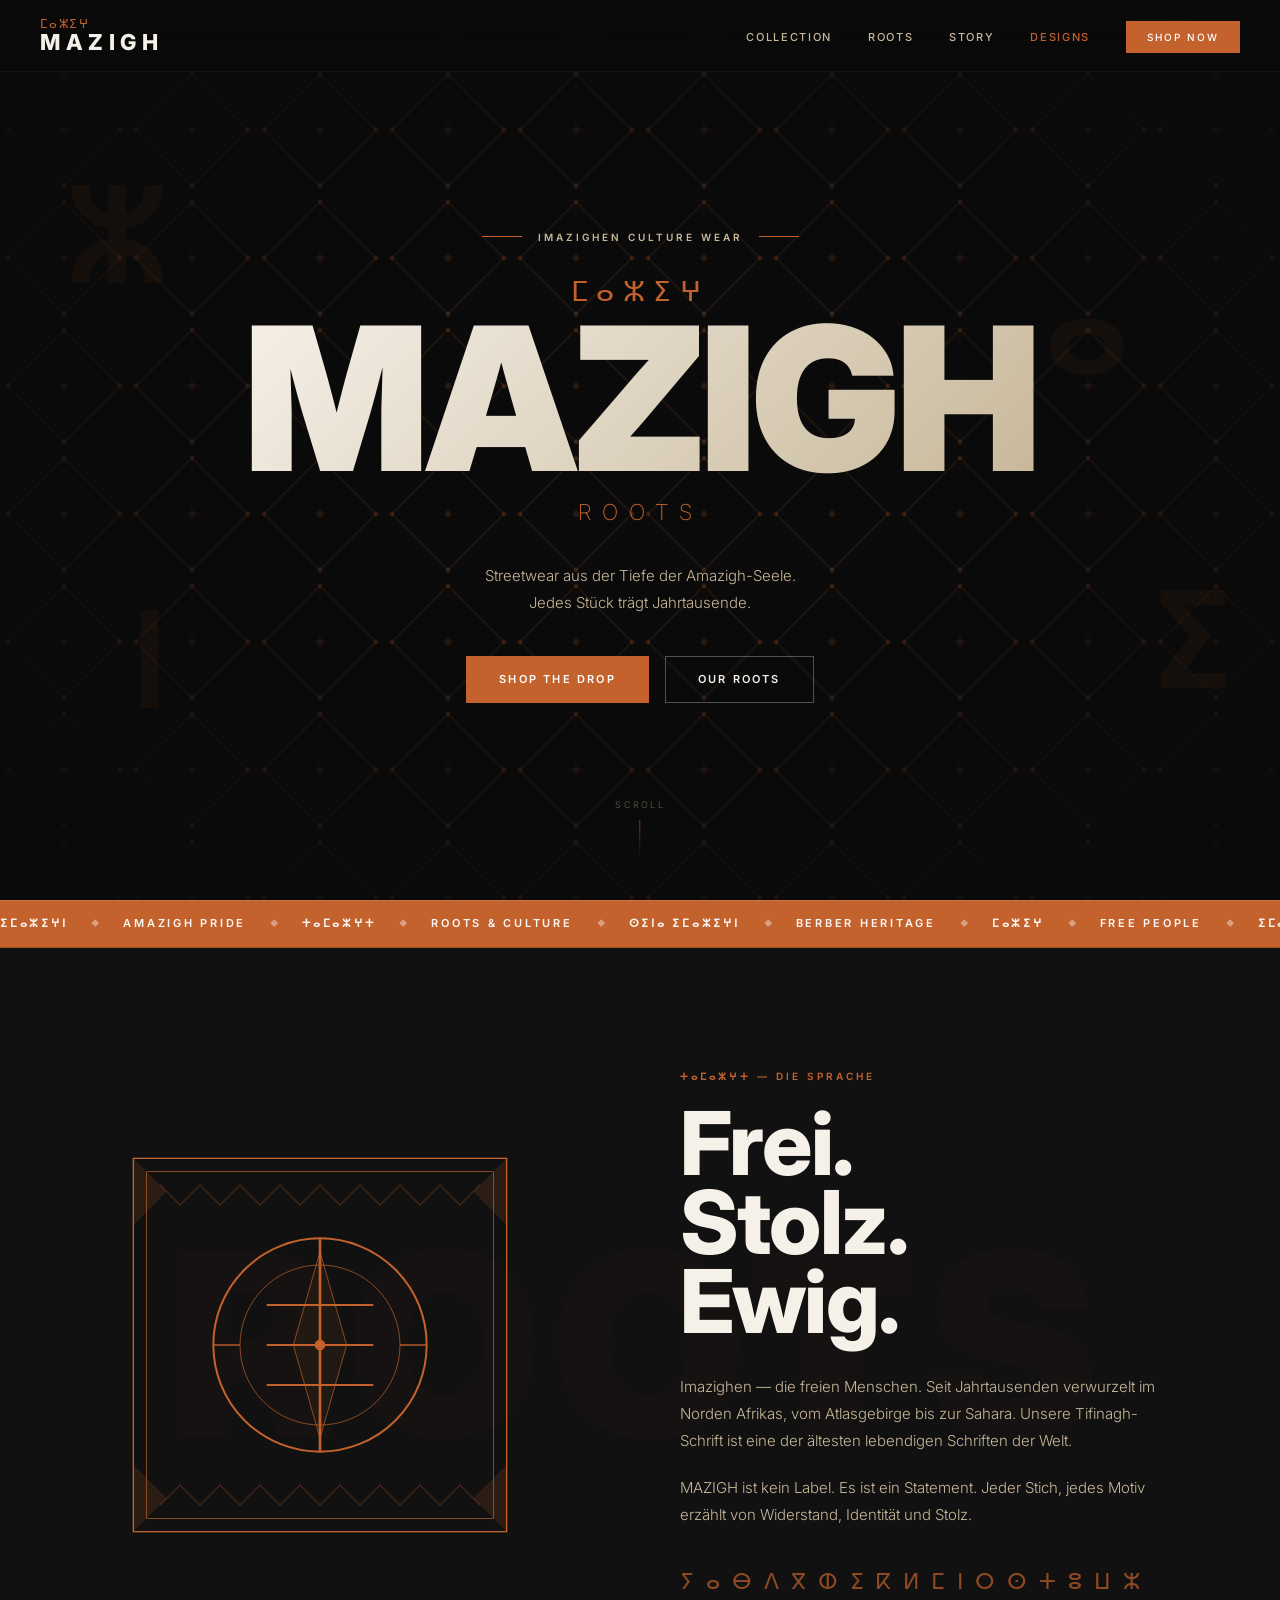
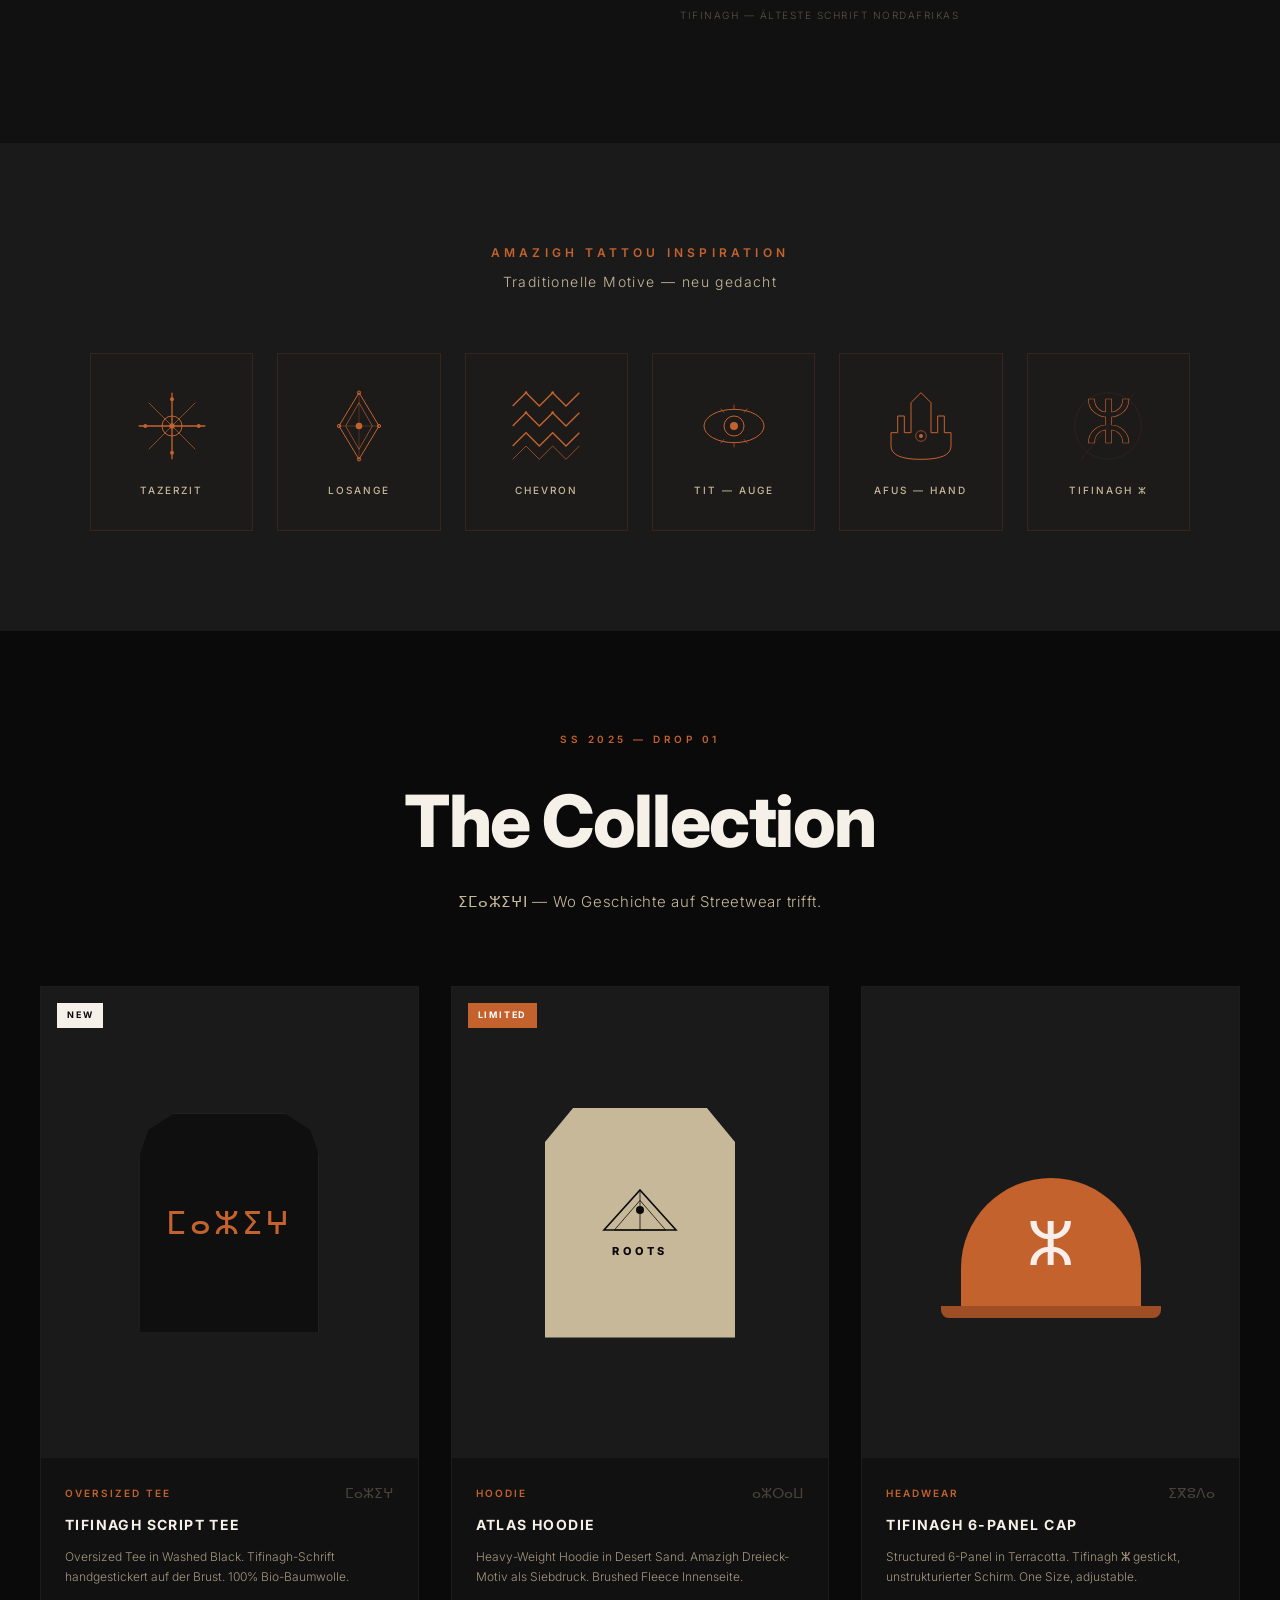
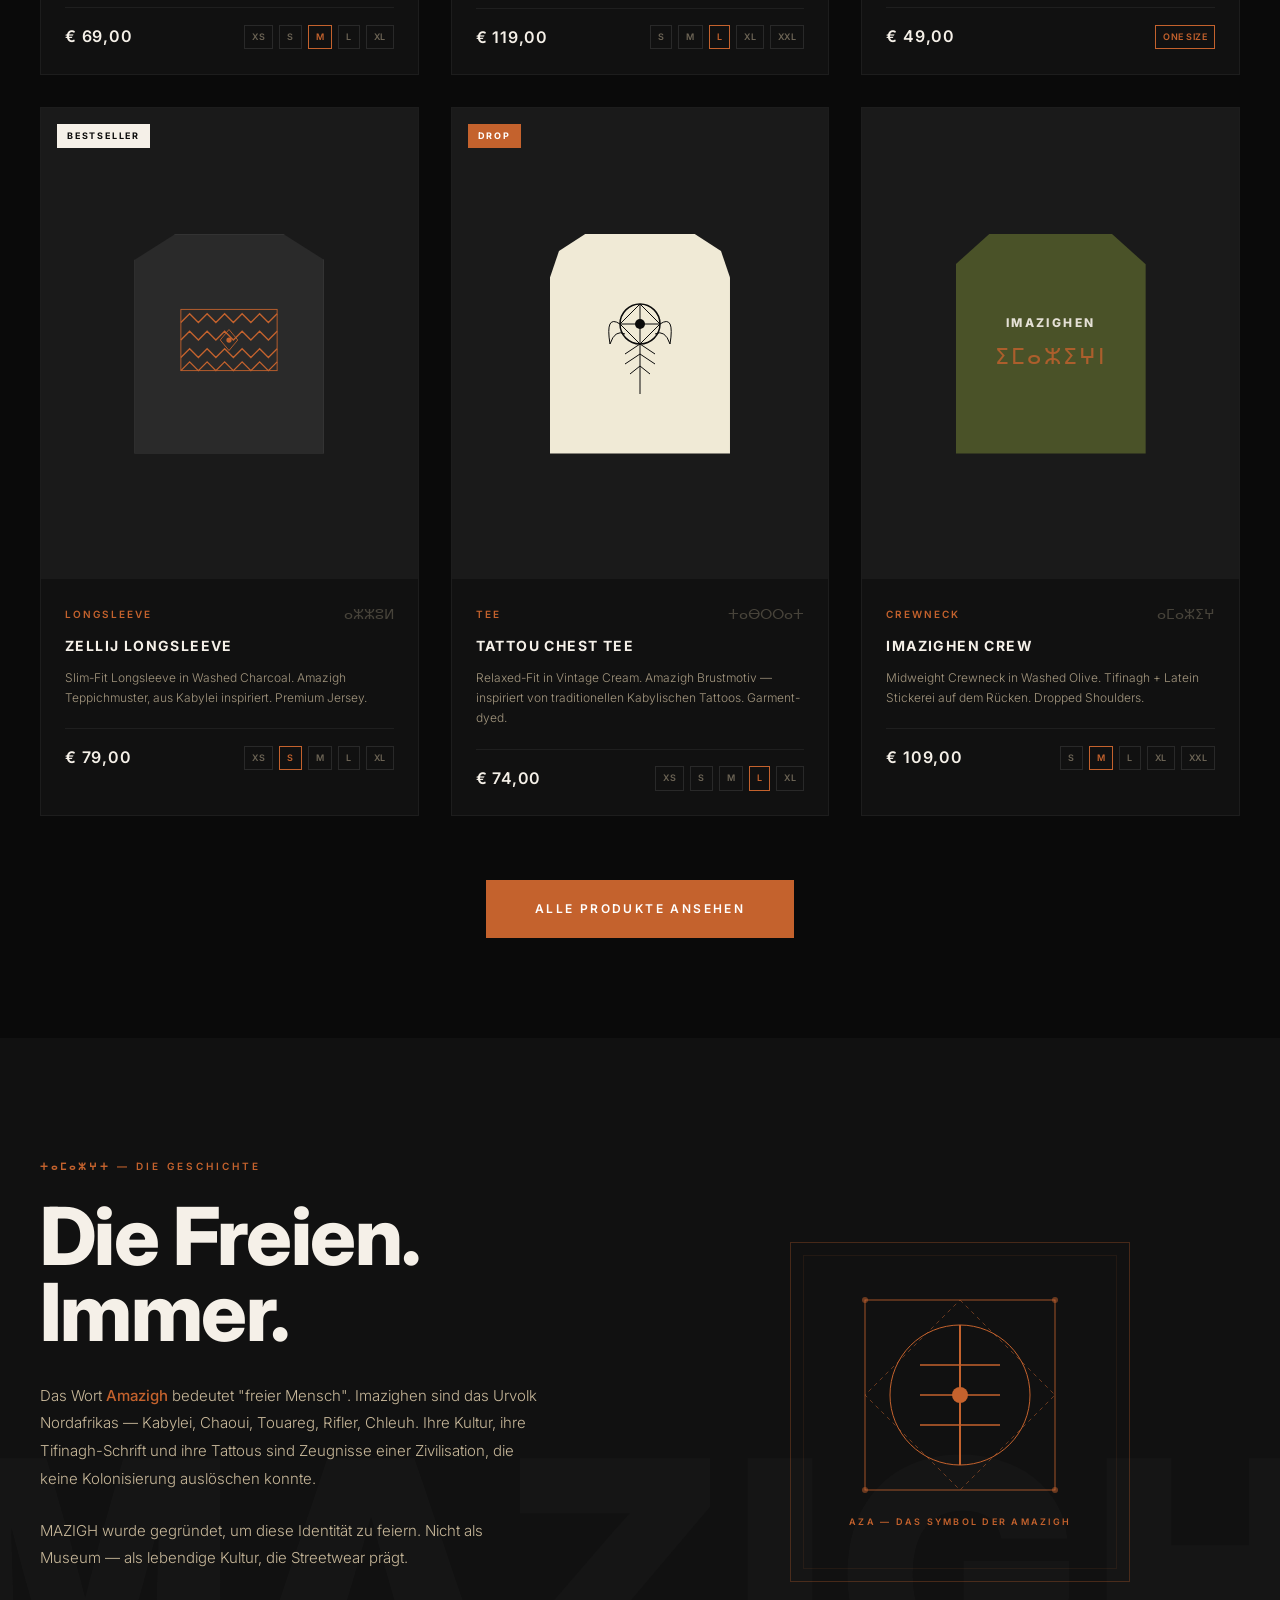
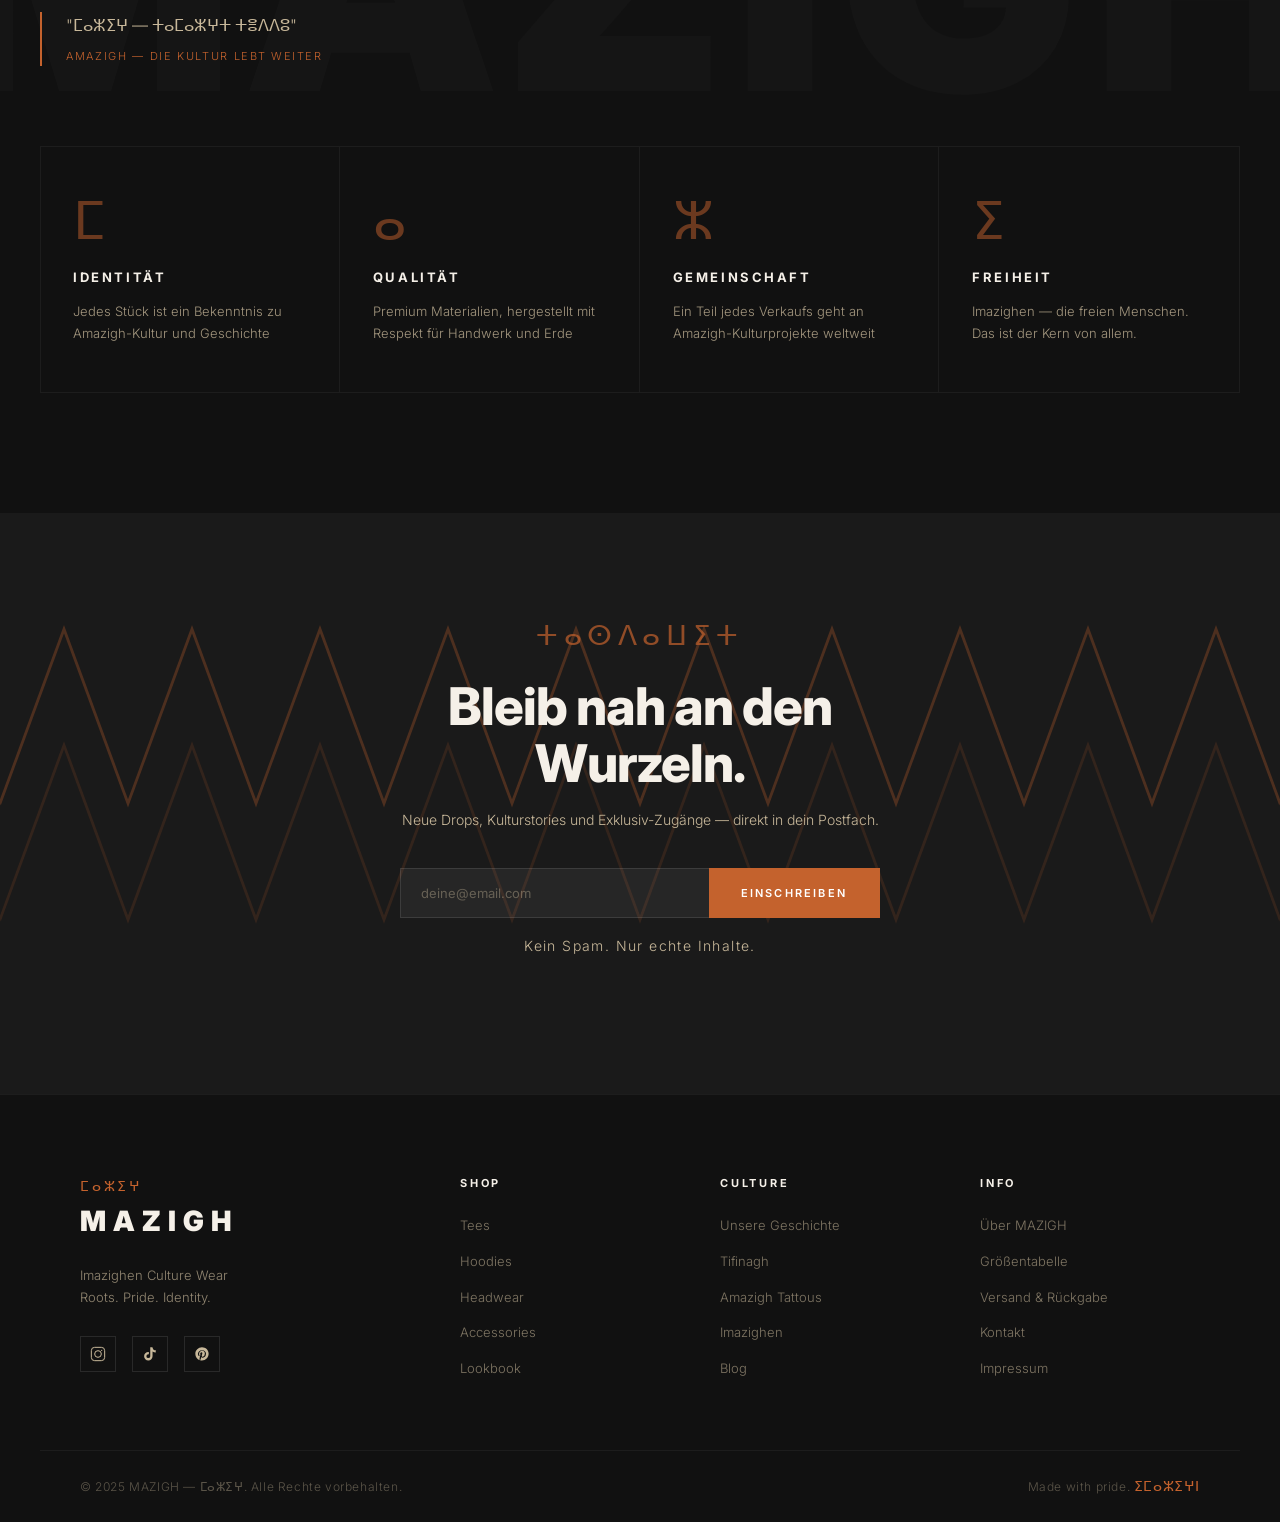
<file: index.html>
<!DOCTYPE html>
<html lang="de">
<head>
  <meta charset="UTF-8" />
  <meta name="viewport" content="width=device-width, initial-scale=1.0" />
  <title>MAZIGH — ⵎⴰⵣⵉⵖ</title>
  <link rel="preconnect" href="https://fonts.googleapis.com" />
  <link rel="preconnect" href="https://fonts.gstatic.com" crossorigin />
  <link href="https://fonts.googleapis.com/css2?family=Inter:wght@100;200;300;400;500;600;700;800;900&family=Playfair+Display:ital,wght@0,400;0,700;0,900;1,400;1,700&display=swap" rel="stylesheet" />
  <link rel="stylesheet" href="styles.css" />
</head>
<body>

  <!-- NAV -->
  <nav class="nav" id="nav">
    <div class="nav__logo">
      <span class="nav__tifinagh">ⵎⴰⵣⵉⵖ</span>
      <span class="nav__wordmark">MAZIGH</span>
    </div>
    <ul class="nav__links">
      <li><a href="#collection">Collection</a></li>
      <li><a href="#roots">Roots</a></li>
      <li><a href="#story">Story</a></li>
      <li><a href="designs.html" style="color:var(--terracotta)">Designs</a></li>
      <li><a href="#shop" class="nav__cta">Shop Now</a></li>
    </ul>
    <button class="nav__burger" id="burger" aria-label="Menu">
      <span></span><span></span><span></span>
    </button>
  </nav>

  <!-- MOBILE MENU -->
  <div class="mobile-menu" id="mobileMenu">
    <ul>
      <li><a href="#collection" onclick="closeMenu()">Collection</a></li>
      <li><a href="#roots" onclick="closeMenu()">Roots</a></li>
      <li><a href="#story" onclick="closeMenu()">Story</a></li>
      <li><a href="#shop" onclick="closeMenu()">Shop Now</a></li>
    </ul>
    <div class="mobile-menu__tifinagh">ⵎⴰⵣⵉⵖ</div>
  </div>

  <!-- HERO -->
  <section class="hero" id="home">
    <div class="hero__bg">
      <svg class="hero__pattern" viewBox="0 0 800 800" preserveAspectRatio="xMidYMid slice">
        <defs>
          <pattern id="amazigh-grid" x="0" y="0" width="80" height="80" patternUnits="userSpaceOnUse">
            <!-- Diamond -->
            <polygon points="40,5 75,40 40,75 5,40" fill="none" stroke="rgba(196,98,45,0.12)" stroke-width="1"/>
            <!-- Inner cross lines -->
            <line x1="40" y1="5" x2="40" y2="75" stroke="rgba(196,98,45,0.06)" stroke-width="0.5"/>
            <line x1="5" y1="40" x2="75" y2="40" stroke="rgba(196,98,45,0.06)" stroke-width="0.5"/>
            <!-- Corner dots -->
            <circle cx="40" cy="5" r="1.5" fill="rgba(196,98,45,0.2)"/>
            <circle cx="75" cy="40" r="1.5" fill="rgba(196,98,45,0.2)"/>
            <circle cx="40" cy="75" r="1.5" fill="rgba(196,98,45,0.2)"/>
            <circle cx="5" cy="40" r="1.5" fill="rgba(196,98,45,0.2)"/>
            <!-- Center -->
            <circle cx="40" cy="40" r="2" fill="rgba(196,98,45,0.15)"/>
            <!-- Zigzag top -->
            <polyline points="0,0 10,10 20,0 30,10 40,0 50,10 60,0 70,10 80,0" fill="none" stroke="rgba(196,98,45,0.06)" stroke-width="0.5"/>
          </pattern>
        </defs>
        <rect width="800" height="800" fill="url(#amazigh-grid)"/>
      </svg>
    </div>

    <div class="hero__content">
      <div class="hero__eyebrow">
        <span class="hero__line"></span>
        <span>IMAZIGHEN CULTURE WEAR</span>
        <span class="hero__line"></span>
      </div>
      <h1 class="hero__title">
        <span class="hero__title-tif">ⵎⴰⵣⵉⵖ</span>
        <span class="hero__title-main">MAZIGH</span>
        <span class="hero__title-sub">ROOTS</span>
      </h1>
      <p class="hero__desc">
        Streetwear aus der Tiefe der Amazigh-Seele.<br/>
        Jedes Stück trägt Jahrtausende.
      </p>
      <div class="hero__actions">
        <a href="#shop" class="btn btn--primary">Shop the Drop</a>
        <a href="#roots" class="btn btn--ghost">Our Roots</a>
      </div>
    </div>

    <div class="hero__scroll">
      <span>Scroll</span>
      <div class="hero__scroll-line"></div>
    </div>

    <!-- Tifinagh floating letters -->
    <div class="hero__float hero__float--1">ⵣ</div>
    <div class="hero__float hero__float--2">ⵉ</div>
    <div class="hero__float hero__float--3">ⵏ</div>
    <div class="hero__float hero__float--4">ⴰ</div>
  </section>

  <!-- MARQUEE BAND -->
  <div class="marquee-band">
    <div class="marquee-track">
      <span>ⵉⵎⴰⵣⵉⵖⵏ</span>
      <span class="sep">◆</span>
      <span>AMAZIGH PRIDE</span>
      <span class="sep">◆</span>
      <span>ⵜⴰⵎⴰⵣⵖⵜ</span>
      <span class="sep">◆</span>
      <span>ROOTS &amp; CULTURE</span>
      <span class="sep">◆</span>
      <span>ⵙⵉⵏⴰ ⵉⵎⴰⵣⵉⵖⵏ</span>
      <span class="sep">◆</span>
      <span>BERBER HERITAGE</span>
      <span class="sep">◆</span>
      <span>ⵎⴰⵣⵉⵖ</span>
      <span class="sep">◆</span>
      <span>FREE PEOPLE</span>
      <span class="sep">◆</span>
      <!-- duplicate for seamless loop -->
      <span>ⵉⵎⴰⵣⵉⵖⵏ</span>
      <span class="sep">◆</span>
      <span>AMAZIGH PRIDE</span>
      <span class="sep">◆</span>
      <span>ⵜⴰⵎⴰⵣⵖⵜ</span>
      <span class="sep">◆</span>
      <span>ROOTS &amp; CULTURE</span>
      <span class="sep">◆</span>
      <span>ⵙⵉⵏⴰ ⵉⵎⴰⵣⵉⵖⵏ</span>
      <span class="sep">◆</span>
      <span>BERBER HERITAGE</span>
      <span class="sep">◆</span>
      <span>ⵎⴰⵣⵉⵖ</span>
      <span class="sep">◆</span>
      <span>FREE PEOPLE</span>
      <span class="sep">◆</span>
    </div>
  </div>

  <!-- ROOTS SECTION -->
  <section class="roots" id="roots">
    <div class="roots__container">
      <div class="roots__left">
        <div class="roots__motif">
          <svg viewBox="0 0 300 300" class="roots__svg">
            <!-- Amazigh Aza symbol -->
            <g stroke="none" fill="none">
              <!-- Outer border with geometric pattern -->
              <rect x="10" y="10" width="280" height="280" stroke="#C4622D" stroke-width="1" fill="none"/>
              <rect x="20" y="20" width="260" height="260" stroke="#C4622D" stroke-width="0.5" fill="none"/>
              <!-- Corner diamonds -->
              <polygon points="10,10 35,35 10,60" fill="rgba(196,98,45,0.15)"/>
              <polygon points="290,10 265,35 290,60" fill="rgba(196,98,45,0.15)"/>
              <polygon points="10,290 35,265 10,240" fill="rgba(196,98,45,0.15)"/>
              <polygon points="290,290 265,265 290,240" fill="rgba(196,98,45,0.15)"/>

              <!-- Central Aza (ⴰ) stylized -->
              <circle cx="150" cy="150" r="80" stroke="#C4622D" stroke-width="1.5" fill="none"/>
              <circle cx="150" cy="150" r="60" stroke="#C4622D" stroke-width="0.5" fill="none"/>

              <!-- Vertical bar -->
              <line x1="150" y1="70" x2="150" y2="230" stroke="#C4622D" stroke-width="2"/>
              <!-- Horizontal cross bars -->
              <line x1="110" y1="120" x2="190" y2="120" stroke="#C4622D" stroke-width="1.5"/>
              <line x1="110" y1="150" x2="190" y2="150" stroke="#C4622D" stroke-width="1.5"/>
              <line x1="110" y1="180" x2="190" y2="180" stroke="#C4622D" stroke-width="1.5"/>

              <!-- Diamond accent -->
              <polygon points="150,80 170,150 150,220 130,150" fill="rgba(196,98,45,0.08)" stroke="#C4622D" stroke-width="0.5"/>

              <!-- 4 corner accents -->
              <line x1="70" y1="150" x2="90" y2="150" stroke="#C4622D" stroke-width="1"/>
              <line x1="210" y1="150" x2="230" y2="150" stroke="#C4622D" stroke-width="1"/>
              <line x1="150" y1="70" x2="150" y2="90" stroke="#C4622D" stroke-width="0" />
              <circle cx="150" cy="150" r="4" fill="#C4622D"/>

              <!-- Zigzag border decoration -->
              <polyline points="30,30 45,45 60,30 75,45 90,30 105,45 120,30 135,45 150,30 165,45 180,30 195,45 210,30 225,45 240,30 255,45 270,30" fill="none" stroke="rgba(196,98,45,0.3)" stroke-width="0.8"/>
              <polyline points="30,270 45,255 60,270 75,255 90,270 105,255 120,270 135,255 150,270 165,255 180,270 195,255 210,270 225,255 240,270 255,255 270,270" fill="none" stroke="rgba(196,98,45,0.3)" stroke-width="0.8"/>
            </g>
          </svg>
        </div>
      </div>
      <div class="roots__right">
        <p class="roots__label">ⵜⴰⵎⴰⵣⵖⵜ — DIE SPRACHE</p>
        <h2 class="roots__title">Frei.<br/>Stolz.<br/>Ewig.</h2>
        <p class="roots__text">
          Imazighen — die freien Menschen. Seit Jahrtausenden verwurzelt im Norden Afrikas, vom Atlasgebirge bis zur Sahara. Unsere Tifinagh-Schrift ist eine der ältesten lebendigen Schriften der Welt.
        </p>
        <p class="roots__text">
          MAZIGH ist kein Label. Es ist ein Statement. Jeder Stich, jedes Motiv erzählt von Widerstand, Identität und Stolz.
        </p>
        <div class="roots__alphabet">
          <span title="Ya">ⵢ</span>
          <span title="A">ⴰ</span>
          <span title="B">ⴱ</span>
          <span title="D">ⴷ</span>
          <span title="G">ⴳ</span>
          <span title="H">ⵀ</span>
          <span title="I">ⵉ</span>
          <span title="K">ⴽ</span>
          <span title="L">ⵍ</span>
          <span title="M">ⵎ</span>
          <span title="N">ⵏ</span>
          <span title="R">ⵔ</span>
          <span title="S">ⵙ</span>
          <span title="T">ⵜ</span>
          <span title="U">ⵓ</span>
          <span title="W">ⵡ</span>
          <span title="Z">ⵣ</span>
        </div>
        <p class="roots__alpha-label">Tifinagh — älteste Schrift Nordafrikas</p>
      </div>
    </div>
  </section>

  <!-- TATTOO MOTIFS STRIP -->
  <section class="motifs">
    <div class="motifs__header">
      <h3>AMAZIGH TATTOU INSPIRATION</h3>
      <p>Traditionelle Motive — neu gedacht</p>
    </div>
    <div class="motifs__grid">
      <div class="motif-card">
        <svg viewBox="0 0 120 120">
          <!-- Tazerzit (Cross of Agadez) -->
          <line x1="60" y1="10" x2="60" y2="110" stroke="#C4622D" stroke-width="2"/>
          <line x1="10" y1="60" x2="110" y2="60" stroke="#C4622D" stroke-width="2"/>
          <line x1="25" y1="25" x2="95" y2="95" stroke="#C4622D" stroke-width="1"/>
          <line x1="95" y1="25" x2="25" y2="95" stroke="#C4622D" stroke-width="1"/>
          <circle cx="60" cy="60" r="15" fill="none" stroke="#C4622D" stroke-width="1.5"/>
          <circle cx="60" cy="60" r="4" fill="#C4622D"/>
          <circle cx="60" cy="20" r="3" fill="#C4622D"/>
          <circle cx="60" cy="100" r="3" fill="#C4622D"/>
          <circle cx="20" cy="60" r="3" fill="#C4622D"/>
          <circle cx="100" cy="60" r="3" fill="#C4622D"/>
        </svg>
        <span>Tazerzit</span>
      </div>
      <div class="motif-card">
        <svg viewBox="0 0 120 120">
          <!-- Diamond chain -->
          <polygon points="60,10 90,60 60,110 30,60" fill="none" stroke="#C4622D" stroke-width="1.5"/>
          <polygon points="60,25 80,60 60,95 40,60" fill="none" stroke="#C4622D" stroke-width="1"/>
          <line x1="60" y1="10" x2="60" y2="110" stroke="#C4622D" stroke-width="0.5"/>
          <line x1="30" y1="60" x2="90" y2="60" stroke="#C4622D" stroke-width="0.5"/>
          <circle cx="60" cy="60" r="5" fill="#C4622D"/>
          <circle cx="60" cy="10" r="2.5" fill="none" stroke="#C4622D" stroke-width="1.5"/>
          <circle cx="60" cy="110" r="2.5" fill="none" stroke="#C4622D" stroke-width="1.5"/>
          <circle cx="30" cy="60" r="2.5" fill="none" stroke="#C4622D" stroke-width="1.5"/>
          <circle cx="90" cy="60" r="2.5" fill="none" stroke="#C4622D" stroke-width="1.5"/>
        </svg>
        <span>Losange</span>
      </div>
      <div class="motif-card">
        <svg viewBox="0 0 120 120">
          <!-- Chevron/zigzag tattou -->
          <polyline points="10,30 30,10 50,30 70,10 90,30 110,10" fill="none" stroke="#C4622D" stroke-width="2"/>
          <polyline points="10,60 30,40 50,60 70,40 90,60 110,40" fill="none" stroke="#C4622D" stroke-width="2"/>
          <polyline points="10,90 30,70 50,90 70,70 90,90 110,70" fill="none" stroke="#C4622D" stroke-width="2"/>
          <polyline points="10,110 30,90 50,110 70,90 90,110 110,90" fill="none" stroke="#C4622D" stroke-width="1"/>
          <!-- dots -->
          <circle cx="30" cy="10" r="2" fill="#C4622D"/>
          <circle cx="70" cy="10" r="2" fill="#C4622D"/>
          <circle cx="30" cy="40" r="2" fill="#C4622D"/>
          <circle cx="70" cy="40" r="2" fill="#C4622D"/>
        </svg>
        <span>Chevron</span>
      </div>
      <div class="motif-card">
        <svg viewBox="0 0 120 120">
          <!-- Eye of protection -->
          <ellipse cx="60" cy="60" rx="45" ry="25" fill="none" stroke="#C4622D" stroke-width="1.5"/>
          <circle cx="60" cy="60" r="15" fill="none" stroke="#C4622D" stroke-width="1.5"/>
          <circle cx="60" cy="60" r="6" fill="#C4622D"/>
          <!-- Lashes -->
          <line x1="60" y1="35" x2="60" y2="28" stroke="#C4622D" stroke-width="1"/>
          <line x1="45" y1="40" x2="40" y2="34" stroke="#C4622D" stroke-width="1"/>
          <line x1="75" y1="40" x2="80" y2="34" stroke="#C4622D" stroke-width="1"/>
          <line x1="60" y1="85" x2="60" y2="92" stroke="#C4622D" stroke-width="1"/>
          <line x1="45" y1="80" x2="40" y2="86" stroke="#C4622D" stroke-width="1"/>
          <line x1="75" y1="80" x2="80" y2="86" stroke="#C4622D" stroke-width="1"/>
        </svg>
        <span>Tit — Auge</span>
      </div>
      <div class="motif-card">
        <svg viewBox="0 0 120 120">
          <!-- Hand of Fatima Amazigh style -->
          <path d="M 60 10 L 45 25 L 45 70 L 35 70 L 35 45 L 25 45 L 25 70 L 15 70 L 15 90 Q 15 110 60 110 Q 105 110 105 90 L 105 70 L 95 70 L 95 45 L 85 45 L 85 70 L 75 70 L 75 25 Z" fill="none" stroke="#C4622D" stroke-width="1.5" stroke-linejoin="round"/>
          <circle cx="60" cy="75" r="8" fill="none" stroke="#C4622D" stroke-width="1"/>
          <circle cx="60" cy="75" r="3" fill="#C4622D"/>
        </svg>
        <span>Afus — Hand</span>
      </div>
      <div class="motif-card">
        <svg viewBox="0 0 120 120">
          <!-- Tifinagh ⵣ stylized large -->
          <text x="60" y="85" text-anchor="middle" font-size="90" fill="none" stroke="#C4622D" stroke-width="1" font-family="serif">ⵣ</text>
          <line x1="20" y1="110" x2="100" y2="10" stroke="#C4622D" stroke-width="0.5" opacity="0.3"/>
          <circle cx="60" cy="60" r="50" fill="none" stroke="#C4622D" stroke-width="0.5" opacity="0.3"/>
        </svg>
        <span>Tifinagh ⵣ</span>
      </div>
    </div>
  </section>

  <!-- SHOP COLLECTION -->
  <section class="shop" id="shop">
    <div class="shop__header">
      <p class="shop__season">SS 2025 — DROP 01</p>
      <h2 class="shop__title">The Collection</h2>
      <p class="shop__sub">ⵉⵎⴰⵣⵉⵖⵏ — Wo Geschichte auf Streetwear trifft.</p>
    </div>

    <div class="products" id="collection">

      <!-- Product 1 -->
      <article class="product-card" data-index="1">
        <div class="product-card__img">
          <div class="product-card__mockup">
            <div class="mock-tee mock-tee--black">
              <div class="mock-tee__graphic mock-tee__graphic--tifinagh">ⵎⴰⵣⵉⵖ</div>
            </div>
          </div>
          <div class="product-card__badge">NEW</div>
          <div class="product-card__overlay">
            <button class="btn btn--white btn--sm">Quick Add</button>
          </div>
        </div>
        <div class="product-card__info">
          <div class="product-card__top">
            <span class="product-card__cat">Oversized Tee</span>
            <span class="product-card__tag">ⵎⴰⵣⵉⵖ</span>
          </div>
          <h3 class="product-card__name">TIFINAGH SCRIPT TEE</h3>
          <p class="product-card__desc">Oversized Tee in Washed Black. Tifinagh-Schrift handgestickert auf der Brust. 100% Bio-Baumwolle.</p>
          <div class="product-card__footer">
            <span class="product-card__price">€ 69,00</span>
            <div class="product-card__sizes">
              <span>XS</span><span>S</span><span class="active">M</span><span>L</span><span>XL</span>
            </div>
          </div>
        </div>
      </article>

      <!-- Product 2 -->
      <article class="product-card" data-index="2">
        <div class="product-card__img">
          <div class="product-card__mockup">
            <div class="mock-hoodie mock-hoodie--sand">
              <div class="mock-hoodie__graphic">
                <svg viewBox="0 0 100 60">
                  <polygon points="50,5 95,55 5,55" fill="none" stroke="#0a0a0a" stroke-width="2"/>
                  <polygon points="50,18 82,55 18,55" fill="none" stroke="#0a0a0a" stroke-width="1"/>
                  <line x1="50" y1="5" x2="50" y2="55" stroke="#0a0a0a" stroke-width="1"/>
                  <circle cx="50" cy="30" r="5" fill="#0a0a0a"/>
                </svg>
                <span>ROOTS</span>
              </div>
            </div>
          </div>
          <div class="product-card__badge product-card__badge--terracotta">LIMITED</div>
          <div class="product-card__overlay">
            <button class="btn btn--white btn--sm">Quick Add</button>
          </div>
        </div>
        <div class="product-card__info">
          <div class="product-card__top">
            <span class="product-card__cat">Hoodie</span>
            <span class="product-card__tag">ⴰⵣⵔⴰⵡ</span>
          </div>
          <h3 class="product-card__name">ATLAS HOODIE</h3>
          <p class="product-card__desc">Heavy-Weight Hoodie in Desert Sand. Amazigh Dreieck-Motiv als Siebdruck. Brushed Fleece Innenseite.</p>
          <div class="product-card__footer">
            <span class="product-card__price">€ 119,00</span>
            <div class="product-card__sizes">
              <span>S</span><span>M</span><span class="active">L</span><span>XL</span><span>XXL</span>
            </div>
          </div>
        </div>
      </article>

      <!-- Product 3 -->
      <article class="product-card" data-index="3">
        <div class="product-card__img">
          <div class="product-card__mockup">
            <div class="mock-cap mock-cap--terracotta">
              <div class="mock-cap__graphic">ⵣ</div>
            </div>
          </div>
          <div class="product-card__overlay">
            <button class="btn btn--white btn--sm">Quick Add</button>
          </div>
        </div>
        <div class="product-card__info">
          <div class="product-card__top">
            <span class="product-card__cat">Headwear</span>
            <span class="product-card__tag">ⵉⴳⵓⴷⴰ</span>
          </div>
          <h3 class="product-card__name">TIFINAGH 6-PANEL CAP</h3>
          <p class="product-card__desc">Structured 6-Panel in Terracotta. Tifinagh ⵣ gestickt, unstrukturierter Schirm. One Size, adjustable.</p>
          <div class="product-card__footer">
            <span class="product-card__price">€ 49,00</span>
            <div class="product-card__sizes">
              <span class="active">ONE SIZE</span>
            </div>
          </div>
        </div>
      </article>

      <!-- Product 4 -->
      <article class="product-card" data-index="4">
        <div class="product-card__img">
          <div class="product-card__mockup">
            <div class="mock-longsleeve mock-longsleeve--charcoal">
              <div class="mock-longsleeve__graphic">
                <svg viewBox="0 0 120 80">
                  <!-- Amazigh rug pattern -->
                  <rect x="5" y="5" width="110" height="70" fill="none" stroke="#C4622D" stroke-width="1"/>
                  <!-- Zigzag rows -->
                  <polyline points="5,20 15,10 25,20 35,10 45,20 55,10 65,20 75,10 85,20 95,10 105,20 115,10" fill="none" stroke="#C4622D" stroke-width="1.5"/>
                  <polyline points="5,40 15,30 25,40 35,30 45,40 55,30 65,40 75,30 85,40 95,30 105,40 115,30" fill="none" stroke="#C4622D" stroke-width="1.5"/>
                  <polyline points="5,60 15,50 25,60 35,50 45,60 55,50 65,60 75,50 85,60 95,50 105,60 115,50" fill="none" stroke="#C4622D" stroke-width="1.5"/>
                  <polyline points="5,75 15,65 25,75 35,65 45,75 55,65 65,75 75,65 85,75 95,65 105,75 115,65" fill="none" stroke="#C4622D" stroke-width="1.5"/>
                  <!-- Diamonds in between -->
                  <polygon points="60,28 70,40 60,52 50,40" fill="none" stroke="#C4622D" stroke-width="1"/>
                  <circle cx="60" cy="40" r="3" fill="#C4622D"/>
                </svg>
              </div>
            </div>
          </div>
          <div class="product-card__badge">BESTSELLER</div>
          <div class="product-card__overlay">
            <button class="btn btn--white btn--sm">Quick Add</button>
          </div>
        </div>
        <div class="product-card__info">
          <div class="product-card__top">
            <span class="product-card__cat">Longsleeve</span>
            <span class="product-card__tag">ⴰⵣⵣⵓⵍ</span>
          </div>
          <h3 class="product-card__name">ZELLIJ LONGSLEEVE</h3>
          <p class="product-card__desc">Slim-Fit Longsleeve in Washed Charcoal. Amazigh Teppichmuster, aus Kabylei inspiriert. Premium Jersey.</p>
          <div class="product-card__footer">
            <span class="product-card__price">€ 79,00</span>
            <div class="product-card__sizes">
              <span>XS</span><span class="active">S</span><span>M</span><span>L</span><span>XL</span>
            </div>
          </div>
        </div>
      </article>

      <!-- Product 5 -->
      <article class="product-card" data-index="5">
        <div class="product-card__img">
          <div class="product-card__mockup">
            <div class="mock-tee mock-tee--cream">
              <div class="mock-tee__graphic mock-tee__graphic--tattou">
                <svg viewBox="0 0 80 100" width="80" height="100">
                  <!-- Full chest tattou design -->
                  <circle cx="40" cy="30" r="20" fill="none" stroke="#0a0a0a" stroke-width="1.5"/>
                  <polygon points="40,10 60,30 40,50 20,30" fill="none" stroke="#0a0a0a" stroke-width="1"/>
                  <line x1="40" y1="10" x2="40" y2="100" stroke="#0a0a0a" stroke-width="1"/>
                  <line x1="20" y1="30" x2="60" y2="30" stroke="#0a0a0a" stroke-width="1"/>
                  <circle cx="40" cy="30" r="5" fill="#0a0a0a"/>
                  <!-- Wings -->
                  <path d="M 20,30 Q 5,20 10,50 Q 15,35 25,40" fill="none" stroke="#0a0a0a" stroke-width="1"/>
                  <path d="M 60,30 Q 75,20 70,50 Q 65,35 55,40" fill="none" stroke="#0a0a0a" stroke-width="1"/>
                  <!-- Lower decoration -->
                  <polyline points="25,60 40,50 55,60" fill="none" stroke="#0a0a0a" stroke-width="1"/>
                  <polyline points="25,70 40,60 55,70" fill="none" stroke="#0a0a0a" stroke-width="1"/>
                  <polyline points="30,80 40,72 50,80" fill="none" stroke="#0a0a0a" stroke-width="1"/>
                </svg>
              </div>
            </div>
          </div>
          <div class="product-card__badge product-card__badge--terracotta">DROP</div>
          <div class="product-card__overlay">
            <button class="btn btn--white btn--sm">Quick Add</button>
          </div>
        </div>
        <div class="product-card__info">
          <div class="product-card__top">
            <span class="product-card__cat">Tee</span>
            <span class="product-card__tag">ⵜⴰⴱⵔⵔⴰⵜ</span>
          </div>
          <h3 class="product-card__name">TATTOU CHEST TEE</h3>
          <p class="product-card__desc">Relaxed-Fit in Vintage Cream. Amazigh Brustmotiv — inspiriert von traditionellen Kabylischen Tattoos. Garment-dyed.</p>
          <div class="product-card__footer">
            <span class="product-card__price">€ 74,00</span>
            <div class="product-card__sizes">
              <span>XS</span><span>S</span><span>M</span><span class="active">L</span><span>XL</span>
            </div>
          </div>
        </div>
      </article>

      <!-- Product 6 -->
      <article class="product-card" data-index="6">
        <div class="product-card__img">
          <div class="product-card__mockup">
            <div class="mock-sweat mock-sweat--olive">
              <div class="mock-sweat__graphic">
                <div class="mock-sweat__text">IMAZIGHEN</div>
                <div class="mock-sweat__tif">ⵉⵎⴰⵣⵉⵖⵏ</div>
              </div>
            </div>
          </div>
          <div class="product-card__overlay">
            <button class="btn btn--white btn--sm">Quick Add</button>
          </div>
        </div>
        <div class="product-card__info">
          <div class="product-card__top">
            <span class="product-card__cat">Crewneck</span>
            <span class="product-card__tag">ⴰⵎⴰⵣⵉⵖ</span>
          </div>
          <h3 class="product-card__name">IMAZIGHEN CREW</h3>
          <p class="product-card__desc">Midweight Crewneck in Washed Olive. Tifinagh + Latein Stickerei auf dem Rücken. Dropped Shoulders.</p>
          <div class="product-card__footer">
            <span class="product-card__price">€ 109,00</span>
            <div class="product-card__sizes">
              <span>S</span><span class="active">M</span><span>L</span><span>XL</span><span>XXL</span>
            </div>
          </div>
        </div>
      </article>

    </div>

    <div class="shop__cta">
      <a href="#" class="btn btn--primary btn--lg">Alle Produkte ansehen</a>
    </div>
  </section>

  <!-- STORY SECTION -->
  <section class="story" id="story">
    <div class="story__bg-text">MAZIGH</div>
    <div class="story__container">
      <div class="story__content">
        <span class="story__label">ⵜⴰⵎⴰⵣⵖⵜ — DIE GESCHICHTE</span>
        <h2 class="story__title">Die Freien.<br/>Immer.</h2>
        <p class="story__text">
          Das Wort <em>Amazigh</em> bedeutet "freier Mensch". Imazighen sind das Urvolk Nordafrikas — Kabylei, Chaoui, Touareg, Rifler, Chleuh. Ihre Kultur, ihre Tifinagh-Schrift und ihre Tattous sind Zeugnisse einer Zivilisation, die keine Kolonisierung auslöschen konnte.
        </p>
        <p class="story__text">
          MAZIGH wurde gegründet, um diese Identität zu feiern. Nicht als Museum — als lebendige Kultur, die Streetwear prägt.
        </p>
        <blockquote class="story__quote">
          "ⵎⴰⵣⵉⵖ — ⵜⴰⵎⴰⵣⵖⵜ ⵜⴻⴷⴷⵓ"<br/>
          <cite>Amazigh — Die Kultur lebt weiter</cite>
        </blockquote>
      </div>
      <div class="story__visual">
        <div class="story__box">
          <div class="story__box-inner">
            <svg viewBox="0 0 200 200" class="story__icon">
              <!-- Full ornamental Amazigh design -->
              <rect x="5" y="5" width="190" height="190" fill="none" stroke="#C4622D" stroke-width="0.8"/>
              <!-- Aza symbol enlarged -->
              <circle cx="100" cy="100" r="70" fill="none" stroke="#C4622D" stroke-width="1"/>
              <line x1="100" y1="30" x2="100" y2="170" stroke="#C4622D" stroke-width="2"/>
              <line x1="60" y1="70" x2="140" y2="70" stroke="#C4622D" stroke-width="1.5"/>
              <line x1="60" y1="100" x2="140" y2="100" stroke="#C4622D" stroke-width="1.5"/>
              <line x1="60" y1="130" x2="140" y2="130" stroke="#C4622D" stroke-width="1.5"/>
              <!-- Outer decoration -->
              <polygon points="100,5 195,100 100,195 5,100" fill="none" stroke="#C4622D" stroke-width="0.5" stroke-dasharray="4,4"/>
              <circle cx="100" cy="100" r="8" fill="#C4622D"/>
              <!-- Corner ornaments -->
              <circle cx="5" cy="5" r="3" fill="#C4622D" opacity="0.5"/>
              <circle cx="195" cy="5" r="3" fill="#C4622D" opacity="0.5"/>
              <circle cx="5" cy="195" r="3" fill="#C4622D" opacity="0.5"/>
              <circle cx="195" cy="195" r="3" fill="#C4622D" opacity="0.5"/>
            </svg>
            <div class="story__box-label">AZA — Das Symbol der Amazigh</div>
          </div>
        </div>
      </div>
    </div>

    <!-- Values row -->
    <div class="values">
      <div class="value">
        <div class="value__symbol">ⵎ</div>
        <h4>Identität</h4>
        <p>Jedes Stück ist ein Bekenntnis zu Amazigh-Kultur und Geschichte</p>
      </div>
      <div class="value">
        <div class="value__symbol">ⴰ</div>
        <h4>Qualität</h4>
        <p>Premium Materialien, hergestellt mit Respekt für Handwerk und Erde</p>
      </div>
      <div class="value">
        <div class="value__symbol">ⵣ</div>
        <h4>Gemeinschaft</h4>
        <p>Ein Teil jedes Verkaufs geht an Amazigh-Kulturprojekte weltweit</p>
      </div>
      <div class="value">
        <div class="value__symbol">ⵉ</div>
        <h4>Freiheit</h4>
        <p>Imazighen — die freien Menschen. Das ist der Kern von allem.</p>
      </div>
    </div>
  </section>

  <!-- NEWSLETTER -->
  <section class="newsletter">
    <div class="newsletter__pattern">
      <svg viewBox="0 0 600 100" preserveAspectRatio="none">
        <polyline points="0,50 30,20 60,50 90,20 120,50 150,20 180,50 210,20 240,50 270,20 300,50 330,20 360,50 390,20 420,50 450,20 480,50 510,20 540,50 570,20 600,50" fill="none" stroke="rgba(196,98,45,0.3)" stroke-width="1"/>
        <polyline points="0,70 30,40 60,70 90,40 120,70 150,40 180,70 210,40 240,70 270,40 300,70 330,40 360,70 390,40 420,70 450,40 480,70 510,40 540,70 570,40 600,70" fill="none" stroke="rgba(196,98,45,0.15)" stroke-width="1"/>
      </svg>
    </div>
    <div class="newsletter__content">
      <span class="newsletter__tif">ⵜⴰⵙⴷⴰⵡⵉⵜ</span>
      <h2>Bleib nah an den Wurzeln.</h2>
      <p>Neue Drops, Kulturstories und Exklusiv-Zugänge — direkt in dein Postfach.</p>
      <form class="newsletter__form" onsubmit="handleSubscribe(event)">
        <input type="email" placeholder="deine@email.com" required />
        <button type="submit" class="btn btn--primary">Einschreiben</button>
      </form>
      <p class="newsletter__note">Kein Spam. Nur echte Inhalte.</p>
    </div>
  </section>

  <!-- FOOTER -->
  <footer class="footer">
    <div class="footer__top">
      <div class="footer__brand">
        <div class="footer__logo">
          <span class="footer__tif">ⵎⴰⵣⵉⵖ</span>
          <span class="footer__name">MAZIGH</span>
        </div>
        <p class="footer__tagline">Imazighen Culture Wear<br/>Roots. Pride. Identity.</p>
        <div class="footer__social">
          <a href="#" aria-label="Instagram">
            <svg viewBox="0 0 24 24" fill="none" stroke="currentColor" stroke-width="1.5"><rect x="2" y="2" width="20" height="20" rx="5"/><circle cx="12" cy="12" r="5"/><circle cx="17.5" cy="6.5" r="1" fill="currentColor" stroke="none"/></svg>
          </a>
          <a href="#" aria-label="TikTok">
            <svg viewBox="0 0 24 24" fill="currentColor"><path d="M19.59 6.69a4.83 4.83 0 01-3.77-4.25V2h-3.45v13.67a2.89 2.89 0 01-2.88 2.5 2.89 2.89 0 01-2.89-2.89 2.89 2.89 0 012.89-2.89c.28 0 .54.04.79.1V9.01a6.32 6.32 0 00-.79-.05 6.34 6.34 0 00-6.34 6.34 6.34 6.34 0 006.34 6.34 6.34 6.34 0 006.33-6.34v-7a8.16 8.16 0 004.77 1.52V6.42a4.85 4.85 0 01-1-.27z"/></svg>
          </a>
          <a href="#" aria-label="Pinterest">
            <svg viewBox="0 0 24 24" fill="currentColor"><path d="M12 2C6.48 2 2 6.48 2 12c0 4.24 2.65 7.86 6.39 9.29-.09-.78-.17-1.98.04-2.83.18-.77 1.22-5.17 1.22-5.17s-.31-.62-.31-1.54c0-1.45.84-2.53 1.88-2.53.89 0 1.32.67 1.32 1.47 0 .9-.57 2.24-.86 3.48-.25 1.04.51 1.88 1.53 1.88 1.83 0 3.06-2.33 3.06-5.09 0-2.1-1.42-3.67-3.98-3.67-2.9 0-4.7 2.17-4.7 4.59 0 .83.24 1.42.62 1.87.17.2.19.28.13.51-.04.17-.14.58-.18.74-.06.24-.24.32-.44.23-1.25-.51-1.83-1.89-1.83-3.43 0-2.54 2.14-5.6 6.39-5.6 3.44 0 5.72 2.49 5.72 5.17 0 3.54-1.97 6.19-4.87 6.19-.97 0-1.89-.52-2.2-1.11l-.6 2.31c-.22.83-.8 1.86-1.19 2.49.9.28 1.84.43 2.82.43 5.52 0 10-4.48 10-10S17.52 2 12 2z"/></svg>
          </a>
        </div>
      </div>
      <div class="footer__links">
        <div class="footer__col">
          <h5>Shop</h5>
          <ul>
            <li><a href="#">Tees</a></li>
            <li><a href="#">Hoodies</a></li>
            <li><a href="#">Headwear</a></li>
            <li><a href="#">Accessories</a></li>
            <li><a href="#">Lookbook</a></li>
          </ul>
        </div>
        <div class="footer__col">
          <h5>Culture</h5>
          <ul>
            <li><a href="#">Unsere Geschichte</a></li>
            <li><a href="#">Tifinagh</a></li>
            <li><a href="#">Amazigh Tattous</a></li>
            <li><a href="#">Imazighen</a></li>
            <li><a href="#">Blog</a></li>
          </ul>
        </div>
        <div class="footer__col">
          <h5>Info</h5>
          <ul>
            <li><a href="#">Über MAZIGH</a></li>
            <li><a href="#">Größentabelle</a></li>
            <li><a href="#">Versand & Rückgabe</a></li>
            <li><a href="#">Kontakt</a></li>
            <li><a href="#">Impressum</a></li>
          </ul>
        </div>
      </div>
    </div>
    <div class="footer__bottom">
      <p>© 2025 MAZIGH — ⵎⴰⵣⵉⵖ. Alle Rechte vorbehalten.</p>
      <p class="footer__pride">Made with pride. <span class="footer__heart">ⵉⵎⴰⵣⵉⵖⵏ</span></p>
    </div>
  </footer>

  <!-- CART TOAST -->
  <div class="toast" id="toast">
    <span>✓ Zum Warenkorb hinzugefügt</span>
  </div>

  <script src="main.js"></script>
</body>
</html>
</file>
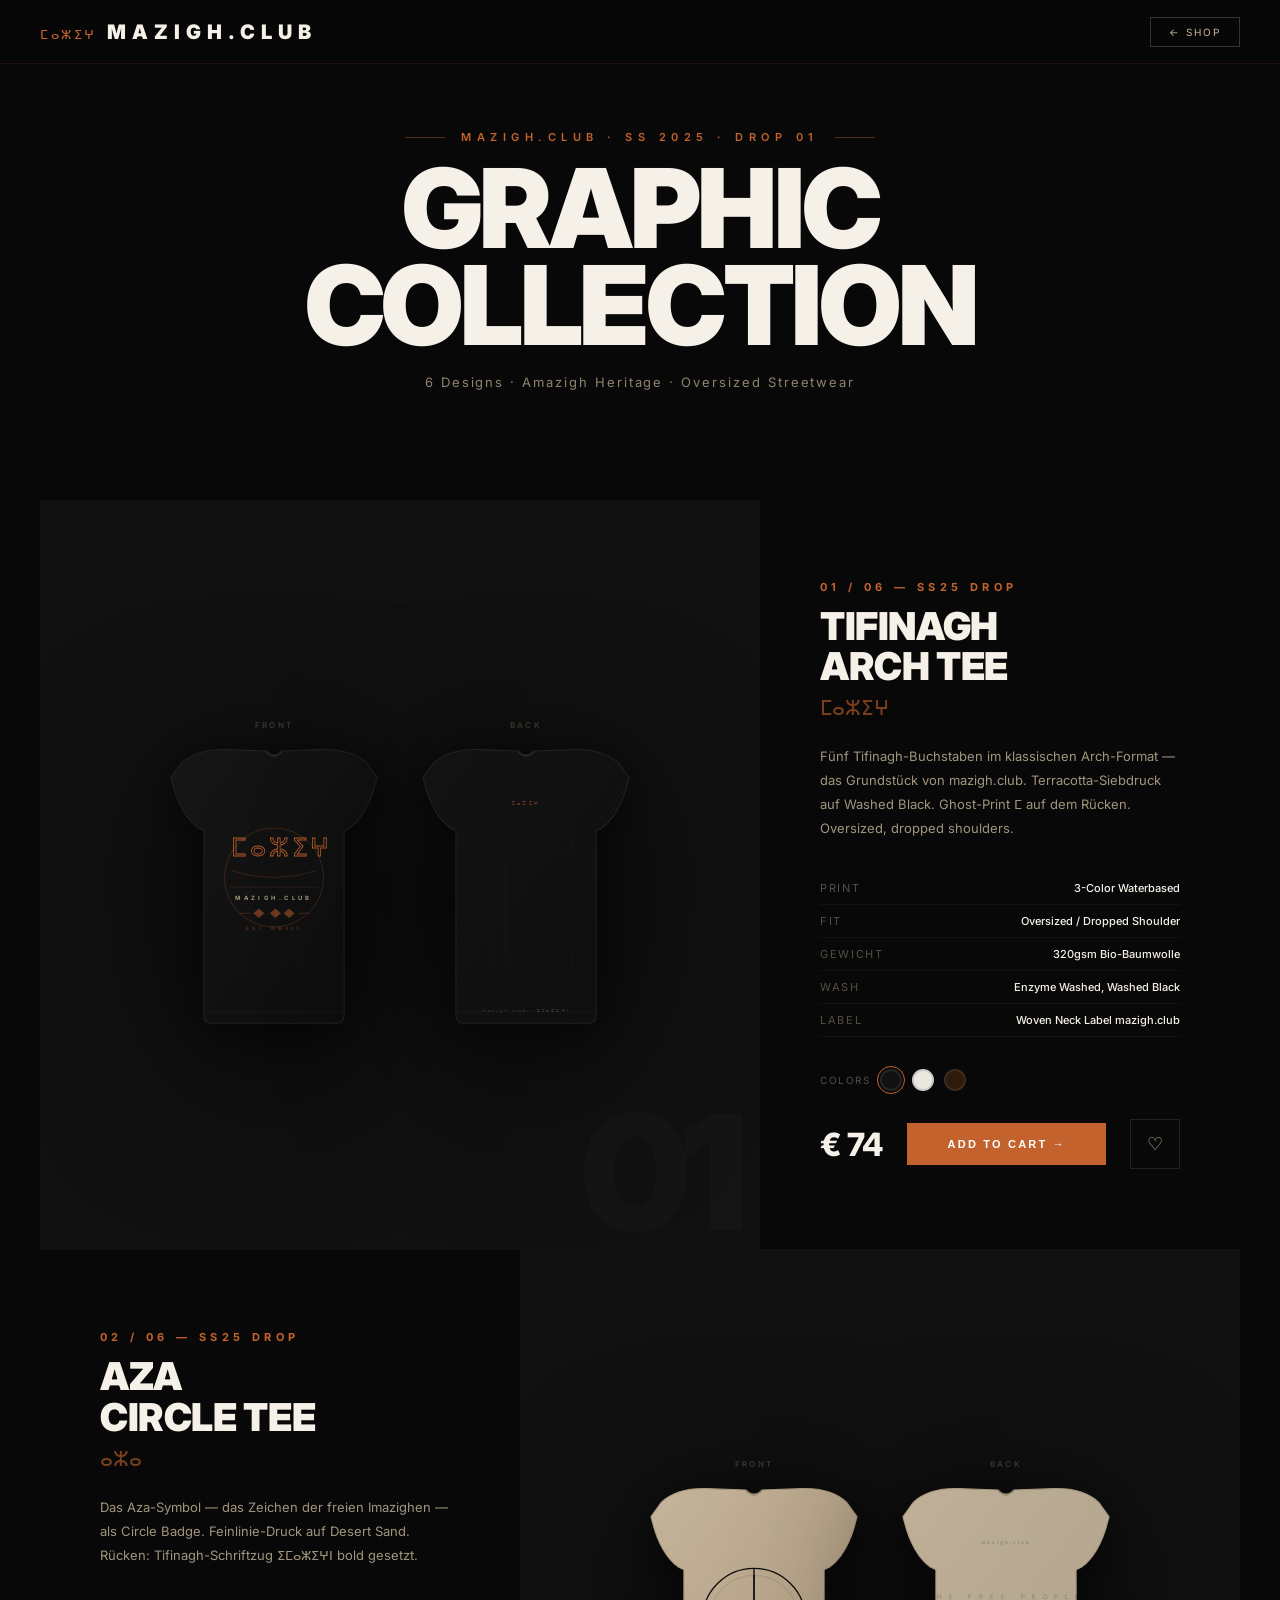
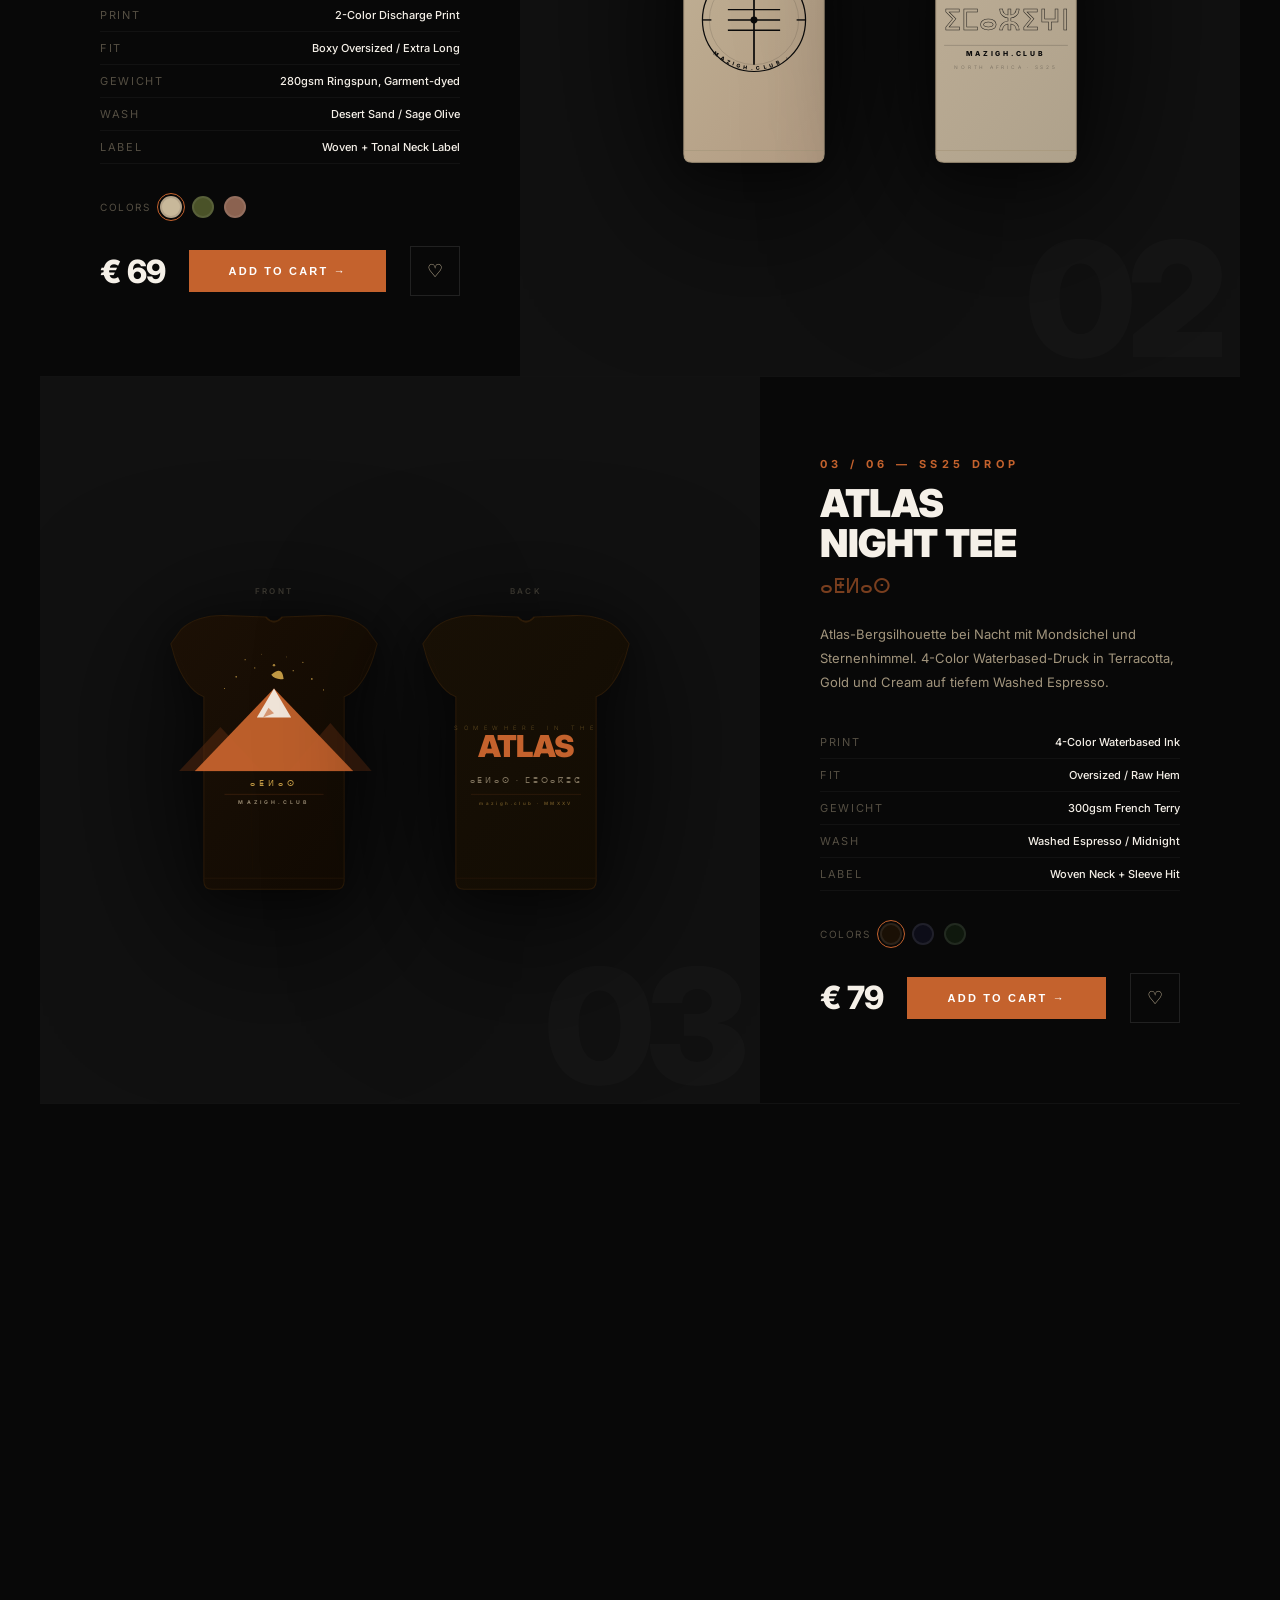
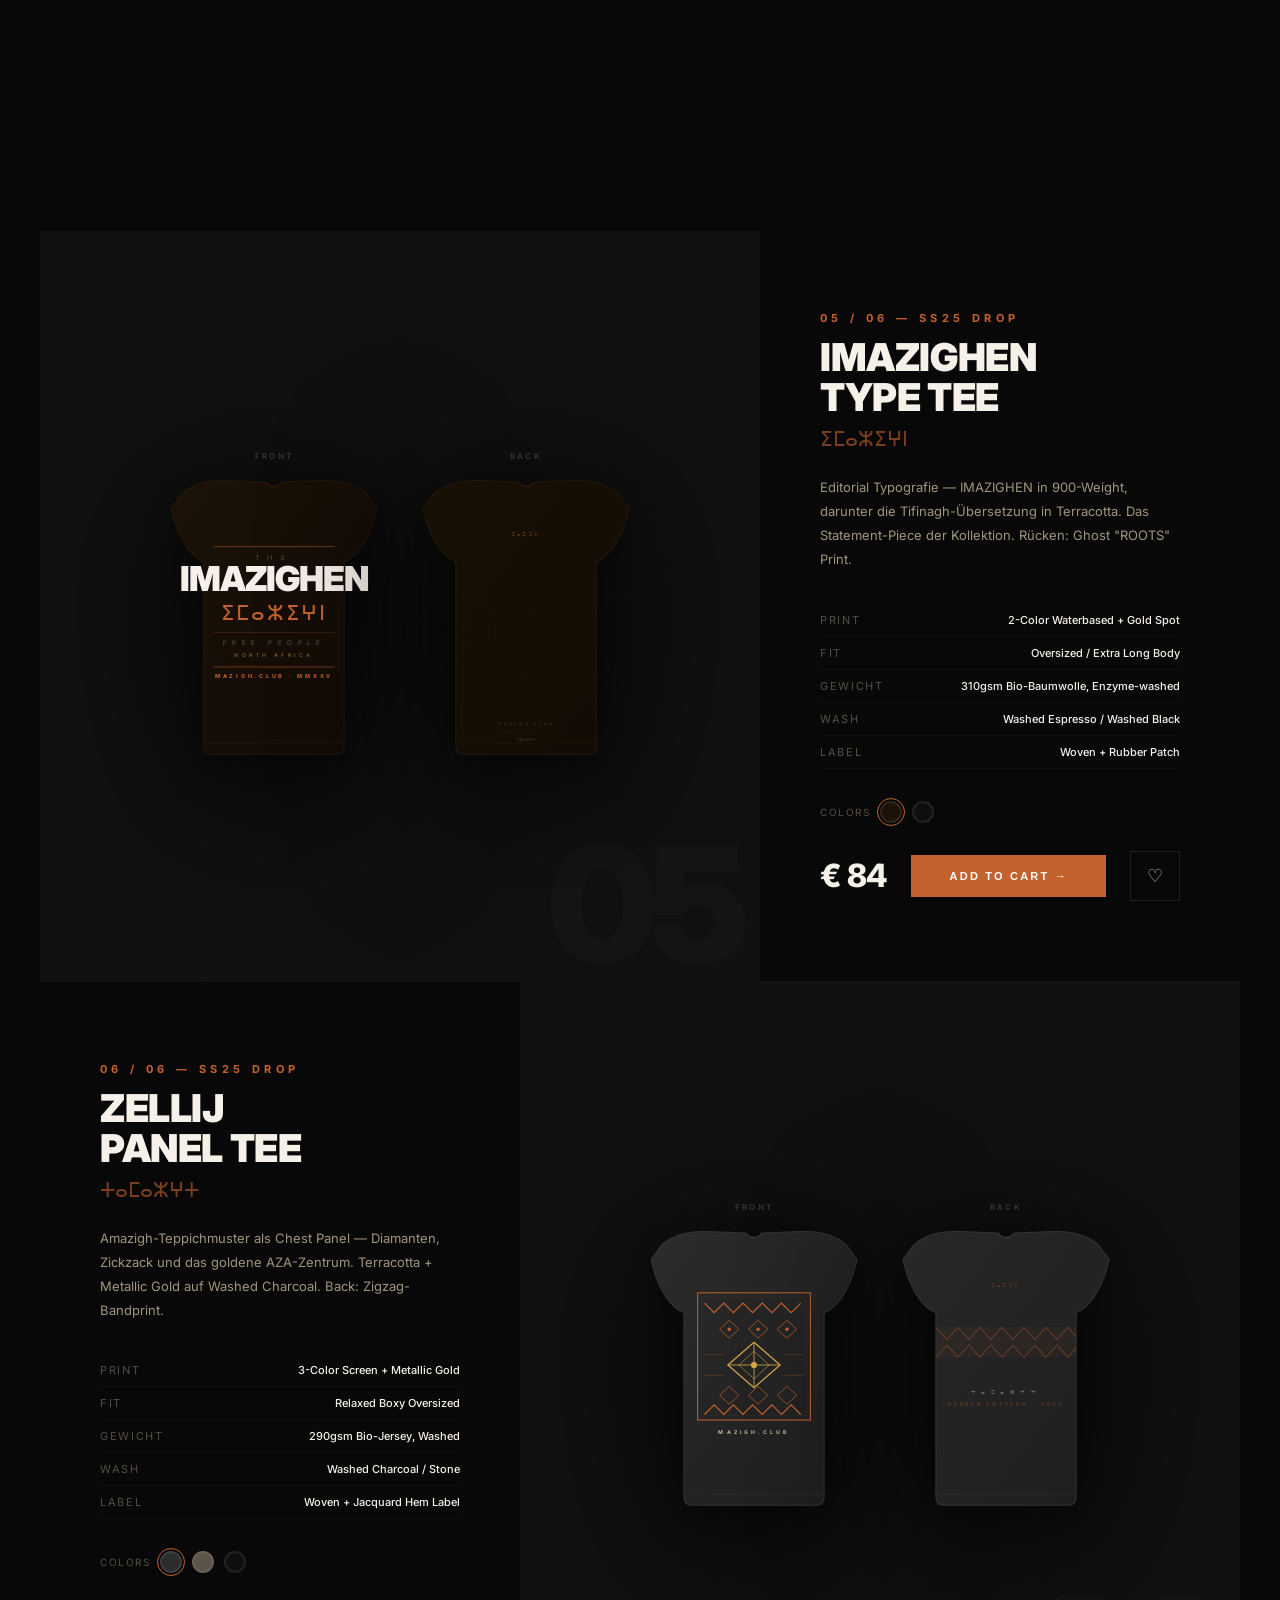
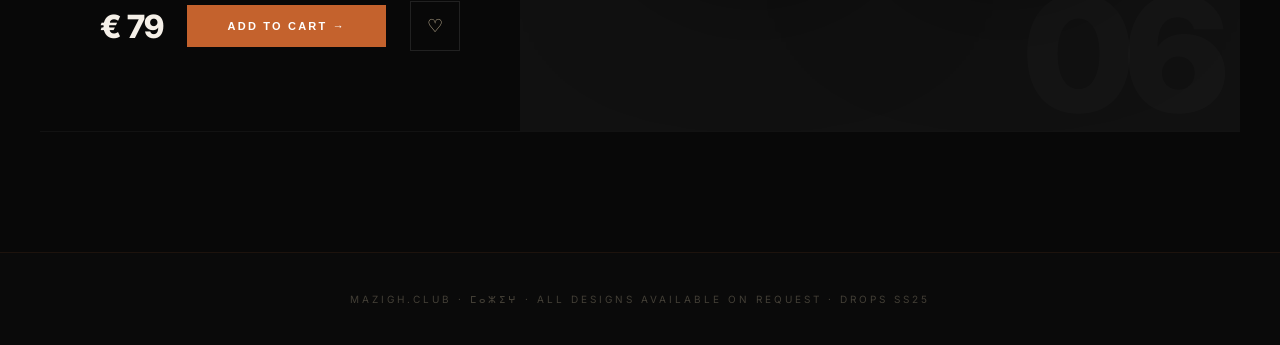
<file: designs.html>
<!DOCTYPE html>
<html lang="de">
<head>
  <meta charset="UTF-8" />
  <meta name="viewport" content="width=device-width, initial-scale=1.0" />
  <title>MAZIGH.CLUB — Design Collection</title>
  <link href="https://fonts.googleapis.com/css2?family=Inter:wght@100;200;300;400;500;600;700;800;900&display=swap" rel="stylesheet" />
  <style>
    *, *::before, *::after { box-sizing: border-box; margin: 0; padding: 0; }
    :root {
      --black: #080808;
      --off-black: #111;
      --cream: #F5F0E8;
      --sand: #C8B89A;
      --terracotta: #C4622D;
      --gold: #D4A84B;
    }
    html { scroll-behavior: smooth; }
    body { background: var(--black); color: var(--cream); font-family: 'Inter', sans-serif; overflow-x: hidden; }
    a { color: inherit; text-decoration: none; }

    /* NAV */
    .nav {
      position: fixed; top: 0; left: 0; right: 0; z-index: 100;
      height: 64px; display: flex; align-items: center; justify-content: space-between;
      padding: 0 40px;
      background: rgba(8,8,8,0.92); backdrop-filter: blur(20px);
      border-bottom: 1px solid rgba(196,98,45,0.12);
    }
    .nav__logo { display: flex; align-items: baseline; gap: 10px; }
    .nav__tif { font-size: 13px; color: var(--terracotta); letter-spacing: 0.2em; }
    .nav__name { font-size: 20px; font-weight: 900; letter-spacing: 0.3em; }
    .nav__back {
      font-size: 10px; letter-spacing: 0.2em; text-transform: uppercase;
      color: var(--sand); border: 1px solid rgba(200,184,154,0.25);
      padding: 8px 18px; transition: all 0.2s;
    }
    .nav__back:hover { border-color: var(--terracotta); color: var(--terracotta); }

    /* HEADER */
    .header { padding: 130px 40px 50px; text-align: center; }
    .header__club {
      font-size: 11px; letter-spacing: 0.5em; text-transform: uppercase;
      color: var(--terracotta); font-weight: 600; margin-bottom: 16px;
      display: flex; align-items: center; justify-content: center; gap: 16px;
    }
    .header__club::before, .header__club::after {
      content: ''; display: block; width: 40px; height: 1px; background: var(--terracotta); opacity: 0.4;
    }
    .header__title {
      font-size: clamp(52px, 9vw, 110px); font-weight: 900;
      letter-spacing: -0.03em; color: var(--cream); line-height: 0.88;
      margin-bottom: 20px;
    }
    .header__sub { font-size: 13px; color: var(--sand); letter-spacing: 0.15em; opacity: 0.7; }

    /* COLLECTION */
    .collection { max-width: 1400px; margin: 0 auto; padding: 60px 40px 120px; }
    .design-block {
      display: grid; grid-template-columns: 3fr 2fr; gap: 0;
      margin-bottom: 0; border-bottom: 1px solid rgba(255,255,255,0.04);
    }
    .design-block:nth-child(even) { direction: rtl; }
    .design-block:nth-child(even) > * { direction: ltr; }

    /* SHIRTS PANEL */
    .shirts-panel {
      padding: 80px 60px;
      background: var(--off-black);
      display: flex; align-items: center; justify-content: center; gap: 32px;
      position: relative; overflow: hidden; min-height: 620px;
    }
    .shirts-panel::before {
      content: attr(data-num);
      position: absolute; bottom: -20px; right: 20px;
      font-size: 160px; font-weight: 900;
      color: rgba(255,255,255,0.02); pointer-events: none;
      letter-spacing: -0.05em;
    }
    .shirt-view { display: flex; flex-direction: column; align-items: center; gap: 10px; }
    .shirt-label {
      font-size: 8px; letter-spacing: 0.3em; text-transform: uppercase;
      color: rgba(200,184,154,0.3); font-weight: 600;
    }
    .shirt-svg {
      filter: drop-shadow(0 30px 80px rgba(0,0,0,0.7)) drop-shadow(0 8px 20px rgba(0,0,0,0.5));
      width: 220px;
    }
    .shirt-svg:hover { transform: scale(1.02) translateY(-4px); transition: transform 0.3s ease; }

    /* INFO PANEL */
    .info-panel { padding: 80px 60px; display: flex; flex-direction: column; justify-content: center; }
    .info__num {
      font-size: 11px; font-weight: 700; letter-spacing: 0.4em;
      color: var(--terracotta); margin-bottom: 12px;
    }
    .info__name {
      font-size: clamp(26px, 3vw, 40px); font-weight: 900;
      letter-spacing: -0.01em; color: var(--cream);
      line-height: 1.05; margin-bottom: 10px;
    }
    .info__tif { font-size: 20px; color: rgba(196,98,45,0.6); margin-bottom: 24px; }
    .info__desc {
      font-size: 13px; color: var(--sand); line-height: 1.85;
      margin-bottom: 32px; opacity: 0.8;
    }

    /* SPECS */
    .specs { margin-bottom: 32px; }
    .spec {
      display: flex; justify-content: space-between;
      padding: 9px 0; border-bottom: 1px solid rgba(255,255,255,0.04);
      font-size: 11px;
    }
    .spec__key { color: rgba(200,184,154,0.4); letter-spacing: 0.15em; text-transform: uppercase; }
    .spec__val { color: var(--cream); font-weight: 500; }

    /* COLORS */
    .colorways { display: flex; align-items: center; gap: 10px; margin-bottom: 28px; }
    .colorways__label { font-size: 10px; letter-spacing: 0.15em; text-transform: uppercase; color: rgba(200,184,154,0.4); }
    .cw {
      width: 22px; height: 22px; border-radius: 50%;
      border: 2px solid rgba(255,255,255,0.08); cursor: pointer;
      transition: transform 0.2s; position: relative;
    }
    .cw.on::after {
      content: ''; position: absolute; inset: -5px;
      border: 1.5px solid var(--terracotta); border-radius: 50%;
    }
    .cw:hover { transform: scale(1.25); }

    /* PRICE & BTN */
    .price-row { display: flex; align-items: center; gap: 24px; }
    .price { font-size: 32px; font-weight: 800; letter-spacing: -0.02em; }
    .btn-cart {
      flex: 1; padding: 15px 24px; background: var(--terracotta); color: #fff;
      font-size: 11px; font-weight: 700; letter-spacing: 0.2em; text-transform: uppercase;
      border: none; cursor: pointer; transition: all 0.2s;
      display: flex; align-items: center; justify-content: center; gap: 8px;
    }
    .btn-cart:hover { background: #d97448; transform: translateY(-2px); }
    .btn-save {
      width: 50px; height: 50px; border: 1px solid rgba(255,255,255,0.1);
      background: none; cursor: pointer; display: flex; align-items: center; justify-content: center;
      color: var(--sand); font-size: 18px; transition: all 0.2s;
    }
    .btn-save:hover { border-color: var(--terracotta); color: var(--terracotta); }

    /* FOOTER */
    .footer-band {
      background: #0a0a0a; border-top: 1px solid rgba(196,98,45,0.1);
      padding: 40px; text-align: center;
    }
    .footer-band p { font-size: 10px; letter-spacing: 0.3em; text-transform: uppercase; color: rgba(200,184,154,0.3); }

    @media (max-width: 900px) {
      .nav { padding: 0 20px; }
      .header { padding: 100px 20px 40px; }
      .collection { padding: 20px 0 80px; }
      .design-block { grid-template-columns: 1fr; }
      .design-block:nth-child(even) { direction: ltr; }
      .shirts-panel { padding: 50px 20px; min-height: 400px; }
      .shirt-svg { width: 160px; }
      .info-panel { padding: 40px 24px; }
    }
  </style>
</head>
<body>

<nav class="nav">
  <div class="nav__logo">
    <span class="nav__tif">ⵎⴰⵣⵉⵖ</span>
    <span class="nav__name">MAZIGH.CLUB</span>
  </div>
  <a href="index.html" class="nav__back">← Shop</a>
</nav>

<div class="header">
  <p class="header__club">mazigh.club · SS 2025 · DROP 01</p>
  <h1 class="header__title">GRAPHIC<br/>COLLECTION</h1>
  <p class="header__sub">6 Designs · Amazigh Heritage · Oversized Streetwear</p>
</div>

<div class="collection">

  <!-- ═══════════════════════════════════════════════════════
       01 · TIFINAGH ARCH
  ══════════════════════════════════════════════════════════ -->
  <div class="design-block" data-design="1">
    <div class="shirts-panel" data-num="01">
      <!-- FRONT -->
      <div class="shirt-view">
        <span class="shirt-label">Front</span>
        <svg class="shirt-svg" viewBox="0 0 320 420" xmlns="http://www.w3.org/2000/svg">
          <defs>
            <linearGradient id="g01f" x1="0%" y1="0%" x2="100%" y2="100%">
              <stop offset="0%" stop-color="#161616"/>
              <stop offset="50%" stop-color="#111111"/>
              <stop offset="100%" stop-color="#0d0d0d"/>
            </linearGradient>
            <filter id="fold01">
              <feTurbulence type="fractalNoise" baseFrequency="0.02" numOctaves="3" result="noise"/>
              <feDisplacementMap in="SourceGraphic" in2="noise" scale="1.5" xChannelSelector="R" yChannelSelector="G"/>
            </filter>
          </defs>
          <!-- Oversized tee: wide body, dropped shoulder, boxy -->
          <!-- Main body -->
          <path d="
            M 148,16 Q 160,28 172,16
            L 228,14
            C 255,13 278,18 295,34
            L 310,55 308,62
            C 300,95 285,118 270,128
            L 262,132
            L 262,400 Q 262,412 250,412
            L 70,412 Q 58,412 58,400
            L 58,132
            L 50,128
            C 35,118 20,95 12,62
            L 10,55
            L 25,34
            C 42,18 65,13 92,14
            Z
          " fill="url(#g01f)" stroke="#222" stroke-width="1.5"/>
          <!-- Sleeve wrinkle left -->
          <path d="M 18,68 Q 28,85 35,105" fill="none" stroke="#1a1a1a" stroke-width="1"/>
          <path d="M 24,72 Q 32,90 38,112" fill="none" stroke="#191919" stroke-width="0.8"/>
          <!-- Sleeve wrinkle right -->
          <path d="M 302,68 Q 292,85 285,105" fill="none" stroke="#1a1a1a" stroke-width="1"/>
          <!-- Body fold lines subtle -->
          <path d="M 120,150 Q 118,250 122,350" fill="none" stroke="#151515" stroke-width="1"/>
          <path d="M 200,150 Q 202,250 198,350" fill="none" stroke="#151515" stroke-width="0.8"/>
          <!-- Bottom hem fold -->
          <line x1="58" y1="395" x2="262" y2="395" stroke="#1c1c1c" stroke-width="1"/>
          <!-- GRAPHIC: Tifinagh arch -->
          <g transform="translate(160,220)">
            <!-- Outer ring -->
            <circle cx="0" cy="-20" r="72" fill="none" stroke="#C4622D" stroke-width="1.2" opacity="0.3"/>
            <!-- Tifinagh in arch -->
            <text x="-62" y="-52" font-size="36" fill="none" stroke="#C4622D" stroke-width="1.2" font-family="serif" opacity="0.95" letter-spacing="4">ⵎⴰⵣⵉⵖ</text>
            <!-- Decorative arc under text -->
            <path d="M-62,-30 Q0,-10 62,-30" fill="none" stroke="#C4622D" stroke-width="0.8" opacity="0.4"/>
            <!-- Horizontal divider -->
            <line x1="-65" y1="-6" x2="65" y2="-6" stroke="rgba(196,98,45,0.25)" stroke-width="0.8"/>
            <!-- Brand name -->
            <text x="0" y="12" text-anchor="middle" font-size="8.5" fill="#C8B89A" font-family="Inter,sans-serif" font-weight="700" letter-spacing="5" opacity="0.8">MAZIGH.CLUB</text>
            <!-- Bottom diamond row -->
            <g transform="translate(0,32)" opacity="0.5">
              <polygon points="-30,0 -22,-7 -14,0 -22,7" fill="#C4622D"/>
              <polygon points="-6,0  2,-7  10,0  2,7"  fill="#C4622D"/>
              <polygon points="14,0 22,-7 30,0 22,7"  fill="#C4622D"/>
              <line x1="-50" y1="0" x2="-36" y2="0" stroke="#C4622D" stroke-width="0.8"/>
              <line x1="36" y1="0" x2="50" y2="0" stroke="#C4622D" stroke-width="0.8"/>
            </g>
            <text x="0" y="56" text-anchor="middle" font-size="6.5" fill="#C4622D" font-family="Inter,sans-serif" font-weight="600" letter-spacing="4" opacity="0.4">EST. MMXXV</text>
          </g>
          <!-- Neck rib -->
          <path d="M 148,16 Q 160,30 172,16" fill="none" stroke="#2a2a2a" stroke-width="2.5"/>
        </svg>
      </div>

      <!-- BACK -->
      <div class="shirt-view">
        <span class="shirt-label">Back</span>
        <svg class="shirt-svg" viewBox="0 0 320 420" xmlns="http://www.w3.org/2000/svg">
          <defs>
            <linearGradient id="g01b" x1="0%" y1="0%" x2="100%" y2="100%">
              <stop offset="0%" stop-color="#131313"/>
              <stop offset="100%" stop-color="#0e0e0e"/>
            </linearGradient>
          </defs>
          <path d="M 148,16 Q 160,28 172,16 L 228,14 C 255,13 278,18 295,34 L 310,55 308,62 C 300,95 285,118 270,128 L 262,132 L 262,400 Q 262,412 250,412 L 70,412 Q 58,412 58,400 L 58,132 L 50,128 C 35,118 20,95 12,62 L 10,55 L 25,34 C 42,18 65,13 92,14 Z" fill="url(#g01b)" stroke="#222" stroke-width="1.5"/>
          <path d="M 18,68 Q 28,85 35,105" fill="none" stroke="#1a1a1a" stroke-width="1"/>
          <path d="M 302,68 Q 292,85 285,105" fill="none" stroke="#1a1a1a" stroke-width="1"/>
          <path d="M 130,145 Q 128,270 132,380" fill="none" stroke="#151515" stroke-width="1"/>
          <line x1="58" y1="395" x2="262" y2="395" stroke="#1c1c1c" stroke-width="1"/>
          <!-- Back: ghost giant letter -->
          <text x="160" y="330" text-anchor="middle" font-size="260" fill="none" stroke="#C4622D" stroke-width="0.8" font-family="serif" opacity="0.07">ⵎ</text>
          <!-- Back neck print -->
          <text x="160" y="94" text-anchor="middle" font-size="7" fill="#C4622D" font-family="Inter,sans-serif" letter-spacing="3" opacity="0.5">ⵎⴰⵣⵉⵖ</text>
          <!-- Bottom back brand -->
          <text x="160" y="396" text-anchor="middle" font-size="6" fill="rgba(200,184,154,0.25)" font-family="Inter,sans-serif" letter-spacing="3">mazigh.club · ⵉⵎⴰⵣⵉⵖⵏ</text>
          <!-- Neck rib -->
          <path d="M 148,16 Q 160,30 172,16" fill="none" stroke="#2a2a2a" stroke-width="2.5"/>
        </svg>
      </div>
    </div>

    <div class="info-panel">
      <p class="info__num">01 / 06 — SS25 DROP</p>
      <h2 class="info__name">TIFINAGH<br/>ARCH TEE</h2>
      <div class="info__tif">ⵎⴰⵣⵉⵖ</div>
      <p class="info__desc">Fünf Tifinagh-Buchstaben im klassischen Arch-Format — das Grundstück von mazigh.club. Terracotta-Siebdruck auf Washed Black. Ghost-Print ⵎ auf dem Rücken. Oversized, dropped shoulders.</p>
      <div class="specs">
        <div class="spec"><span class="spec__key">Print</span><span class="spec__val">3-Color Waterbased</span></div>
        <div class="spec"><span class="spec__key">Fit</span><span class="spec__val">Oversized / Dropped Shoulder</span></div>
        <div class="spec"><span class="spec__key">Gewicht</span><span class="spec__val">320gsm Bio-Baumwolle</span></div>
        <div class="spec"><span class="spec__key">Wash</span><span class="spec__val">Enzyme Washed, Washed Black</span></div>
        <div class="spec"><span class="spec__key">Label</span><span class="spec__val">Woven Neck Label mazigh.club</span></div>
      </div>
      <div class="colorways">
        <span class="colorways__label">Colors</span>
        <div class="cw on" style="background:#111" title="Washed Black"></div>
        <div class="cw" style="background:#EDE8DE;border-color:#ccc" title="Vintage White"></div>
        <div class="cw" style="background:#2d1a0a" title="Espresso"></div>
      </div>
      <div class="price-row">
        <span class="price">€ 74</span>
        <button class="btn-cart" onclick="addCart(this)">Add to Cart →</button>
        <button class="btn-save">♡</button>
      </div>
    </div>
  </div>

  <!-- ═══════════════════════════════════════════════════════
       02 · AZA CIRCLE
  ══════════════════════════════════════════════════════════ -->
  <div class="design-block" data-design="2">
    <div class="shirts-panel" data-num="02">
      <div class="shirt-view">
        <span class="shirt-label">Front</span>
        <svg class="shirt-svg" viewBox="0 0 320 420" xmlns="http://www.w3.org/2000/svg">
          <defs>
            <linearGradient id="g02f" x1="0%" y1="0%" x2="100%" y2="100%">
              <stop offset="0%" stop-color="#C4B49A"/>
              <stop offset="40%" stop-color="#BBA98E"/>
              <stop offset="100%" stop-color="#B09880"/>
            </linearGradient>
          </defs>
          <path d="M 148,16 Q 160,28 172,16 L 228,14 C 255,13 278,18 295,34 L 310,55 308,62 C 300,95 285,118 270,128 L 262,132 L 262,400 Q 262,412 250,412 L 70,412 Q 58,412 58,400 L 58,132 L 50,128 C 35,118 20,95 12,62 L 10,55 L 25,34 C 42,18 65,13 92,14 Z" fill="url(#g02f)" stroke="#A8987E" stroke-width="1.5"/>
          <!-- Fabric folds -->
          <path d="M 18,68 Q 28,85 35,108" fill="none" stroke="#B8A88A" stroke-width="1"/>
          <path d="M 302,68 Q 292,85 285,108" fill="none" stroke="#B8A88A" stroke-width="1"/>
          <path d="M 125,145 Q 122,260 126,380" fill="none" stroke="#BBA98E" stroke-width="0.8" opacity="0.5"/>
          <path d="M 195,145 Q 198,260 194,380" fill="none" stroke="#BBA98E" stroke-width="0.8" opacity="0.5"/>
          <line x1="58" y1="395" x2="262" y2="395" stroke="#A8987E" stroke-width="1.2"/>
          <!-- GRAPHIC: AZA Circle Badge -->
          <g transform="translate(160,215)">
            <circle cx="0" cy="-10" r="75" fill="none" stroke="#0a0a0a" stroke-width="1.8"/>
            <circle cx="0" cy="-10" r="65" fill="none" stroke="#0a0a0a" stroke-width="0.6" opacity="0.3"/>
            <!-- AZA symbol -->
            <line x1="0" y1="-75" x2="0" y2="55" stroke="#0a0a0a" stroke-width="2.5"/>
            <line x1="-38" y1="-25" x2="38" y2="-25" stroke="#0a0a0a" stroke-width="2"/>
            <line x1="-38" y1="-10" x2="38" y2="-10" stroke="#0a0a0a" stroke-width="2"/>
            <line x1="-38" y1="5"  x2="38" y2="5"   stroke="#0a0a0a" stroke-width="2"/>
            <circle cx="0" cy="-10" r="5" fill="#0a0a0a"/>
            <!-- Circle ticks -->
            <line x1="-75" y1="-10" x2="-62" y2="-10" stroke="#0a0a0a" stroke-width="2"/>
            <line x1="75"  y1="-10" x2="62"  y2="-10" stroke="#0a0a0a" stroke-width="2"/>
            <line x1="0"  y1="-85" x2="0"  y2="-72" stroke="#0a0a0a" stroke-width="2"/>
            <!-- Arc text bottom -->
            <path id="a02" d="M-60,40 Q0,85 60,40" fill="none"/>
            <text font-size="7.5" fill="#0a0a0a" font-family="Inter,sans-serif" font-weight="800" letter-spacing="5">
              <textPath href="#a02">MAZIGH.CLUB · ⵉⵎⴰⵣⵉⵖⵏ · FREE PEOPLE</textPath>
            </text>
          </g>
          <path d="M 148,16 Q 160,30 172,16" fill="none" stroke="#9A8870" stroke-width="2.5"/>
        </svg>
      </div>
      <div class="shirt-view">
        <span class="shirt-label">Back</span>
        <svg class="shirt-svg" viewBox="0 0 320 420" xmlns="http://www.w3.org/2000/svg">
          <defs>
            <linearGradient id="g02b" x1="0%" y1="0%" x2="100%" y2="100%">
              <stop offset="0%" stop-color="#C0B098"/>
              <stop offset="100%" stop-color="#ADA08A"/>
            </linearGradient>
          </defs>
          <path d="M 148,16 Q 160,28 172,16 L 228,14 C 255,13 278,18 295,34 L 310,55 308,62 C 300,95 285,118 270,128 L 262,132 L 262,400 Q 262,412 250,412 L 70,412 Q 58,412 58,400 L 58,132 L 50,128 C 35,118 20,95 12,62 L 10,55 L 25,34 C 42,18 65,13 92,14 Z" fill="url(#g02b)" stroke="#A8987E" stroke-width="1.5"/>
          <path d="M 18,68 Q 28,85 35,108" fill="none" stroke="#B8A88A" stroke-width="1"/>
          <path d="M 302,68 Q 292,85 285,108" fill="none" stroke="#B8A88A" stroke-width="1"/>
          <line x1="58" y1="395" x2="262" y2="395" stroke="#A8987E" stroke-width="1.2"/>
          <!-- Back text block -->
          <g transform="translate(160,230)">
            <text x="0" y="-55" text-anchor="middle" font-size="9" fill="#0a0a0a" font-family="Inter,sans-serif" font-weight="200" letter-spacing="10" opacity="0.5">THE FREE PEOPLE</text>
            <text x="0" y="-10" text-anchor="middle" font-size="42" fill="none" stroke="#0a0a0a" stroke-width="0.8" font-family="serif" opacity="0.85">ⵉⵎⴰⵣⵉⵖⵏ</text>
            <line x1="-90" y1="12" x2="90" y2="12" stroke="#0a0a0a" stroke-width="0.8" opacity="0.3"/>
            <text x="0" y="28" text-anchor="middle" font-size="10" fill="#0a0a0a" font-family="Inter,sans-serif" font-weight="800" letter-spacing="4">MAZIGH.CLUB</text>
            <text x="0" y="46" text-anchor="middle" font-size="7" fill="#0a0a0a" font-family="Inter,sans-serif" font-weight="300" letter-spacing="4" opacity="0.4">NORTH AFRICA · SS25</text>
          </g>
          <text x="160" y="94" text-anchor="middle" font-size="7" fill="#0a0a0a" font-family="Inter,sans-serif" letter-spacing="3" opacity="0.3">mazigh.club</text>
          <path d="M 148,16 Q 160,30 172,16" fill="none" stroke="#9A8870" stroke-width="2.5"/>
        </svg>
      </div>
    </div>

    <div class="info-panel">
      <p class="info__num">02 / 06 — SS25 DROP</p>
      <h2 class="info__name">AZA<br/>CIRCLE TEE</h2>
      <div class="info__tif">ⴰⵣⴰ</div>
      <p class="info__desc">Das Aza-Symbol — das Zeichen der freien Imazighen — als Circle Badge. Feinlinie-Druck auf Desert Sand. Rücken: Tifinagh-Schriftzug ⵉⵎⴰⵣⵉⵖⵏ bold gesetzt.</p>
      <div class="specs">
        <div class="spec"><span class="spec__key">Print</span><span class="spec__val">2-Color Discharge Print</span></div>
        <div class="spec"><span class="spec__key">Fit</span><span class="spec__val">Boxy Oversized / Extra Long</span></div>
        <div class="spec"><span class="spec__key">Gewicht</span><span class="spec__val">280gsm Ringspun, Garment-dyed</span></div>
        <div class="spec"><span class="spec__key">Wash</span><span class="spec__val">Desert Sand / Sage Olive</span></div>
        <div class="spec"><span class="spec__key">Label</span><span class="spec__val">Woven + Tonal Neck Label</span></div>
      </div>
      <div class="colorways">
        <span class="colorways__label">Colors</span>
        <div class="cw on" style="background:#C8B89A;border-color:#B5A48A" title="Desert Sand"></div>
        <div class="cw" style="background:#4a5228" title="Sage Olive"></div>
        <div class="cw" style="background:#8B6250" title="Clay"></div>
      </div>
      <div class="price-row">
        <span class="price">€ 69</span>
        <button class="btn-cart" onclick="addCart(this)">Add to Cart →</button>
        <button class="btn-save">♡</button>
      </div>
    </div>
  </div>

  <!-- ═══════════════════════════════════════════════════════
       03 · ATLAS NIGHT
  ══════════════════════════════════════════════════════════ -->
  <div class="design-block" data-design="3">
    <div class="shirts-panel" data-num="03">
      <div class="shirt-view">
        <span class="shirt-label">Front</span>
        <svg class="shirt-svg" viewBox="0 0 320 420" xmlns="http://www.w3.org/2000/svg">
          <defs>
            <linearGradient id="g03f" x1="0%" y1="0%" x2="100%" y2="100%">
              <stop offset="0%" stop-color="#1c1005"/>
              <stop offset="50%" stop-color="#160d04"/>
              <stop offset="100%" stop-color="#110a03"/>
            </linearGradient>
          </defs>
          <path d="M 148,16 Q 160,28 172,16 L 228,14 C 255,13 278,18 295,34 L 310,55 308,62 C 300,95 285,118 270,128 L 262,132 L 262,400 Q 262,412 250,412 L 70,412 Q 58,412 58,400 L 58,132 L 50,128 C 35,118 20,95 12,62 L 10,55 L 25,34 C 42,18 65,13 92,14 Z" fill="url(#g03f)" stroke="#2a1a08" stroke-width="1.5"/>
          <path d="M 18,68 Q 28,85 35,108" fill="none" stroke="#1e1208" stroke-width="1"/>
          <path d="M 302,68 Q 292,85 285,108" fill="none" stroke="#1e1208" stroke-width="1"/>
          <path d="M 128,148 Q 125,260 129,385" fill="none" stroke="#1a1005" stroke-width="0.8"/>
          <line x1="58" y1="396" x2="262" y2="396" stroke="#221408" stroke-width="1.2"/>
          <!-- GRAPHIC: Atlas mountain night scene -->
          <g transform="translate(160,218)">
            <!-- Stars -->
            <g fill="#D4A84B" opacity="0.75">
              <circle cx="-55" cy="-115" r="1.2"/>
              <circle cx="-28" cy="-128" r="0.9"/>
              <circle cx="0"   cy="-132" r="1.8"/>
              <circle cx="28"  cy="-124" r="1"/>
              <circle cx="55"  cy="-112" r="1.3"/>
              <circle cx="-72" cy="-98"  r="0.8"/>
              <circle cx="72"  cy="-96"  r="0.8"/>
              <circle cx="-42" cy="-140" r="0.8"/>
              <circle cx="42"  cy="-136" r="0.8"/>
              <circle cx="-18" cy="-148" r="0.6"/>
              <circle cx="18"  cy="-144" r="0.6"/>
            </g>
            <!-- Crescent moon -->
            <path d="M -4,-118 Q 12,-132 14,-112 Q 2,-110 -4,-118 Z" fill="#D4A84B" opacity="0.9"/>
            <!-- Back mountain R -->
            <polygon points="82,-48 22,22 142,22" fill="#5a2a10" opacity="0.5"/>
            <!-- Back mountain L -->
            <polygon points="-78,-42 -138,22 -18,22" fill="#5a2a10" opacity="0.5"/>
            <!-- Main Atlas peak -->
            <polygon points="0,-98 -115,22 115,22" fill="#C4622D" opacity="0.95"/>
            <!-- Snow cap -->
            <polygon points="0,-98 -25,-56 25,-56" fill="#F5F0E8" opacity="0.92"/>
            <!-- Snow detail -->
            <polygon points="-8,-70 -16,-56 0,-62" fill="#C4622D" opacity="0.6"/>
            <!-- Ground -->
            <line x1="-115" y1="22" x2="115" y2="22" stroke="#C4622D" stroke-width="0.8" opacity="0.4"/>
            <!-- Tifinagh label -->
            <text x="0" y="44" text-anchor="middle" font-size="12" fill="#D4A84B" font-family="serif" letter-spacing="6" opacity="0.9">ⴰⵟⵍⴰⵙ</text>
            <line x1="-72" y1="56" x2="72" y2="56" stroke="rgba(196,98,45,0.3)" stroke-width="0.8"/>
            <text x="0" y="70" text-anchor="middle" font-size="7.5" fill="#C8B89A" font-family="Inter,sans-serif" font-weight="700" letter-spacing="4.5" opacity="0.7">MAZIGH.CLUB</text>
          </g>
          <path d="M 148,16 Q 160,30 172,16" fill="none" stroke="#2e1c08" stroke-width="2.5"/>
        </svg>
      </div>
      <div class="shirt-view">
        <span class="shirt-label">Back</span>
        <svg class="shirt-svg" viewBox="0 0 320 420" xmlns="http://www.w3.org/2000/svg">
          <defs>
            <linearGradient id="g03b" x1="0%" y1="0%" x2="100%" y2="100%">
              <stop offset="0%" stop-color="#181005"/>
              <stop offset="100%" stop-color="#120c03"/>
            </linearGradient>
          </defs>
          <path d="M 148,16 Q 160,28 172,16 L 228,14 C 255,13 278,18 295,34 L 310,55 308,62 C 300,95 285,118 270,128 L 262,132 L 262,400 Q 262,412 250,412 L 70,412 Q 58,412 58,400 L 58,132 L 50,128 C 35,118 20,95 12,62 L 10,55 L 25,34 C 42,18 65,13 92,14 Z" fill="url(#g03b)" stroke="#2a1a08" stroke-width="1.5"/>
          <path d="M 18,68 Q 28,85 35,108" fill="none" stroke="#1e1208" stroke-width="1"/>
          <path d="M 302,68 Q 292,85 285,108" fill="none" stroke="#1e1208" stroke-width="1"/>
          <line x1="58" y1="396" x2="262" y2="396" stroke="#221408" stroke-width="1.2"/>
          <g transform="translate(160,240)">
            <text x="0" y="-60" text-anchor="middle" font-size="8.5" fill="#D4A84B" font-family="Inter,sans-serif" font-weight="200" letter-spacing="8" opacity="0.55">SOMEWHERE IN THE</text>
            <text x="0" y="-20" text-anchor="middle" font-size="44" fill="#C4622D" font-family="Inter,sans-serif" font-weight="900" letter-spacing="-1">ATLAS</text>
            <text x="0" y="18" text-anchor="middle" font-size="11" fill="#C8B89A" font-family="serif" letter-spacing="4" opacity="0.6">ⴰⵟⵍⴰⵙ · ⵎⵓⵔⴰⴽⵓⵛ</text>
            <line x1="-80" y1="34" x2="80" y2="34" stroke="#C4622D" stroke-width="0.6" opacity="0.3"/>
            <text x="0" y="50" text-anchor="middle" font-size="6.5" fill="#D4A84B" font-family="Inter,sans-serif" font-weight="600" letter-spacing="3.5" opacity="0.45">mazigh.club · MMXXV</text>
          </g>
          <path d="M 148,16 Q 160,30 172,16" fill="none" stroke="#2e1c08" stroke-width="2.5"/>
        </svg>
      </div>
    </div>

    <div class="info-panel">
      <p class="info__num">03 / 06 — SS25 DROP</p>
      <h2 class="info__name">ATLAS<br/>NIGHT TEE</h2>
      <div class="info__tif">ⴰⵟⵍⴰⵙ</div>
      <p class="info__desc">Atlas-Bergsilhouette bei Nacht mit Mondsichel und Sternenhimmel. 4-Color Waterbased-Druck in Terracotta, Gold und Cream auf tiefem Washed Espresso.</p>
      <div class="specs">
        <div class="spec"><span class="spec__key">Print</span><span class="spec__val">4-Color Waterbased Ink</span></div>
        <div class="spec"><span class="spec__key">Fit</span><span class="spec__val">Oversized / Raw Hem</span></div>
        <div class="spec"><span class="spec__key">Gewicht</span><span class="spec__val">300gsm French Terry</span></div>
        <div class="spec"><span class="spec__key">Wash</span><span class="spec__val">Washed Espresso / Midnight</span></div>
        <div class="spec"><span class="spec__key">Label</span><span class="spec__val">Woven Neck + Sleeve Hit</span></div>
      </div>
      <div class="colorways">
        <span class="colorways__label">Colors</span>
        <div class="cw on" style="background:#1a1005" title="Washed Espresso"></div>
        <div class="cw" style="background:#0d0d18" title="Midnight"></div>
        <div class="cw" style="background:#0f180d" title="Forest Night"></div>
      </div>
      <div class="price-row">
        <span class="price">€ 79</span>
        <button class="btn-cart" onclick="addCart(this)">Add to Cart →</button>
        <button class="btn-save">♡</button>
      </div>
    </div>
  </div>

  <!-- ═══════════════════════════════════════════════════════
       04 · TATTOU TRIBAL
  ══════════════════════════════════════════════════════════ -->
  <div class="design-block" data-design="4">
    <div class="shirts-panel" data-num="04">
      <div class="shirt-view">
        <span class="shirt-label">Front</span>
        <svg class="shirt-svg" viewBox="0 0 320 420" xmlns="http://www.w3.org/2000/svg">
          <defs>
            <linearGradient id="g04f" x1="0%" y1="0%" x2="100%" y2="100%">
              <stop offset="0%" stop-color="#EEE8DB"/>
              <stop offset="50%" stop-color="#E8E2D5"/>
              <stop offset="100%" stop-color="#E0D9C8"/>
            </linearGradient>
          </defs>
          <path d="M 148,16 Q 160,28 172,16 L 228,14 C 255,13 278,18 295,34 L 310,55 308,62 C 300,95 285,118 270,128 L 262,132 L 262,400 Q 262,412 250,412 L 70,412 Q 58,412 58,400 L 58,132 L 50,128 C 35,118 20,95 12,62 L 10,55 L 25,34 C 42,18 65,13 92,14 Z" fill="url(#g04f)" stroke="#D8D0C0" stroke-width="1.5"/>
          <path d="M 18,68 Q 28,85 35,108" fill="none" stroke="#DDD6C4" stroke-width="1"/>
          <path d="M 302,68 Q 292,85 285,108" fill="none" stroke="#DDD6C4" stroke-width="1"/>
          <path d="M 126,148 Q 123,270 127,388" fill="none" stroke="#E0D8C8" stroke-width="0.8" opacity="0.6"/>
          <path d="M 194,148 Q 197,270 193,388" fill="none" stroke="#E0D8C8" stroke-width="0.8" opacity="0.6"/>
          <line x1="58" y1="396" x2="262" y2="396" stroke="#D0C8B8" stroke-width="1.2"/>
          <!-- GRAPHIC: Kabyle tribal tattou chest piece -->
          <g transform="translate(160,215)">
            <!-- Top arch text -->
            <path id="a04t" d="M-62,-108 Q0,-130 62,-108" fill="none"/>
            <text font-size="10" fill="#0a0a0a" font-family="serif" letter-spacing="2" opacity="0.8">
              <textPath href="#a04t">ⵎⴰⵣⵉⵖ · ⴰⵎⴰⵣⵉⵖ · ⵉⵎⴰⵣⵉⵖⵏ</textPath>
            </text>
            <!-- Outer hex diamond -->
            <polygon points="0,-90 52,-45 70,15 52,75 0,90 -52,75 -70,15 -52,-45" fill="none" stroke="#0a0a0a" stroke-width="1.5"/>
            <!-- Inner diamond -->
            <polygon points="0,-55 40,0 0,55 -40,0" fill="none" stroke="#0a0a0a" stroke-width="1.2"/>
            <!-- Center cross -->
            <line x1="0" y1="-90" x2="0" y2="90" stroke="#0a0a0a" stroke-width="1.5"/>
            <line x1="-70" y1="15" x2="70" y2="15" stroke="#0a0a0a" stroke-width="1.2"/>
            <!-- Diagonal -->
            <line x1="-40" y1="-40" x2="40" y2="70" stroke="#0a0a0a" stroke-width="0.6" opacity="0.3"/>
            <line x1="40" y1="-40" x2="-40" y2="70" stroke="#0a0a0a" stroke-width="0.6" opacity="0.3"/>
            <!-- Center circle -->
            <circle cx="0" cy="15" r="10" fill="none" stroke="#0a0a0a" stroke-width="1.5"/>
            <circle cx="0" cy="15" r="3.5" fill="#0a0a0a"/>
            <!-- Corner dots -->
            <circle cx="0"   cy="-90" r="3" fill="#0a0a0a"/>
            <circle cx="0"   cy="90"  r="3" fill="#0a0a0a"/>
            <circle cx="-70" cy="15"  r="3" fill="#0a0a0a"/>
            <circle cx="70"  cy="15"  r="3" fill="#0a0a0a"/>
            <circle cx="52"  cy="-45" r="2" fill="#0a0a0a"/>
            <circle cx="-52" cy="-45" r="2" fill="#0a0a0a"/>
            <!-- Side zigzag -->
            <polyline points="-90,-30 -76,-14 -90,2 -76,18 -90,34" fill="none" stroke="#0a0a0a" stroke-width="1.2" opacity="0.6"/>
            <polyline points="90,-30 76,-14 90,2 76,18 90,34" fill="none" stroke="#0a0a0a" stroke-width="1.2" opacity="0.6"/>
            <!-- Bottom label -->
            <line x1="-62" y1="108" x2="62" y2="108" stroke="#0a0a0a" stroke-width="0.7" opacity="0.25"/>
            <text x="0" y="122" text-anchor="middle" font-size="7.5" fill="#0a0a0a" font-family="Inter,sans-serif" font-weight="700" letter-spacing="4.5" opacity="0.5">mazigh.club</text>
          </g>
          <path d="M 148,16 Q 160,30 172,16" fill="none" stroke="#C8C0B0" stroke-width="2.5"/>
        </svg>
      </div>
      <div class="shirt-view">
        <span class="shirt-label">Back</span>
        <svg class="shirt-svg" viewBox="0 0 320 420" xmlns="http://www.w3.org/2000/svg">
          <defs>
            <linearGradient id="g04b" x1="0%" y1="0%" x2="100%" y2="100%">
              <stop offset="0%" stop-color="#EAE4D6"/>
              <stop offset="100%" stop-color="#E0D9C8"/>
            </linearGradient>
          </defs>
          <path d="M 148,16 Q 160,28 172,16 L 228,14 C 255,13 278,18 295,34 L 310,55 308,62 C 300,95 285,118 270,128 L 262,132 L 262,400 Q 262,412 250,412 L 70,412 Q 58,412 58,400 L 58,132 L 50,128 C 35,118 20,95 12,62 L 10,55 L 25,34 C 42,18 65,13 92,14 Z" fill="url(#g04b)" stroke="#D8D0C0" stroke-width="1.5"/>
          <path d="M 18,68 Q 28,85 35,108" fill="none" stroke="#DDD6C4" stroke-width="1"/>
          <path d="M 302,68 Q 292,85 285,108" fill="none" stroke="#DDD6C4" stroke-width="1"/>
          <line x1="58" y1="396" x2="262" y2="396" stroke="#D0C8B8" stroke-width="1.2"/>
          <!-- Back: spine diamond chain -->
          <g transform="translate(160,255)">
            <line x1="0" y1="-145" x2="0" y2="130" stroke="#0a0a0a" stroke-width="1.2" opacity="0.6"/>
            <g opacity="0.75">
              <polygon points="0,-135 14,-112 0,-90  -14,-112" fill="none" stroke="#0a0a0a" stroke-width="1"/>
              <polygon points="0,-82  14,-60  0,-38  -14,-60"  fill="none" stroke="#0a0a0a" stroke-width="1"/>
              <polygon points="0,-30  14,-8   0,14   -14,-8"   fill="none" stroke="#0a0a0a" stroke-width="1"/>
              <polygon points="0,22   14,44   0,66   -14,44"   fill="none" stroke="#0a0a0a" stroke-width="1"/>
              <polygon points="0,74   14,96   0,118  -14,96"   fill="none" stroke="#0a0a0a" stroke-width="1"/>
              <circle cx="0" cy="-112" r="2.5" fill="#0a0a0a"/>
              <circle cx="0" cy="-60"  r="2.5" fill="#0a0a0a"/>
              <circle cx="0" cy="-8"   r="2.5" fill="#0a0a0a"/>
              <circle cx="0" cy="44"   r="2.5" fill="#0a0a0a"/>
              <circle cx="0" cy="96"   r="2.5" fill="#0a0a0a"/>
            </g>
            <!-- Side dots -->
            <g opacity="0.2">
              <circle cx="-20" cy="-112" r="1.5" fill="#0a0a0a"/>
              <circle cx="20"  cy="-112" r="1.5" fill="#0a0a0a"/>
              <circle cx="-20" cy="-60"  r="1.5" fill="#0a0a0a"/>
              <circle cx="20"  cy="-60"  r="1.5" fill="#0a0a0a"/>
            </g>
          </g>
          <text x="160" y="94" text-anchor="middle" font-size="7" fill="#0a0a0a" font-family="Inter,sans-serif" letter-spacing="3" opacity="0.25">mazigh.club</text>
          <path d="M 148,16 Q 160,30 172,16" fill="none" stroke="#C8C0B0" stroke-width="2.5"/>
        </svg>
      </div>
    </div>

    <div class="info-panel">
      <p class="info__num">04 / 06 — SS25 DROP</p>
      <h2 class="info__name">TATTOU<br/>TRIBAL TEE</h2>
      <div class="info__tif">ⵜⴰⴱⵔⵔⴰⵜ</div>
      <p class="info__desc">Traditionelle Kabylische Tätowier-Motive des Aurès-Gebirges — als Chest-Piece neu interpretiert. Feinlinie auf Vintage Cream. Rücken: Diamond-Spine-Print.</p>
      <div class="specs">
        <div class="spec"><span class="spec__key">Print</span><span class="spec__val">Fine-Line Screenprint</span></div>
        <div class="spec"><span class="spec__key">Fit</span><span class="spec__val">Relaxed Oversized / Slightly Cropped</span></div>
        <div class="spec"><span class="spec__key">Gewicht</span><span class="spec__val">240gsm Slub Cotton, Vintage-washed</span></div>
        <div class="spec"><span class="spec__key">Wash</span><span class="spec__val">Vintage Cream / Parchment</span></div>
        <div class="spec"><span class="spec__key">Label</span><span class="spec__val">Tonal Printed Neck Label</span></div>
      </div>
      <div class="colorways">
        <span class="colorways__label">Colors</span>
        <div class="cw on" style="background:#EDE8DE;border-color:#ccc" title="Vintage Cream"></div>
        <div class="cw" style="background:#D4C9A8;border-color:#bbb" title="Parchment"></div>
        <div class="cw" style="background:#C8B89A;border-color:#B5A48A" title="Sand"></div>
      </div>
      <div class="price-row">
        <span class="price">€ 74</span>
        <button class="btn-cart" onclick="addCart(this)">Add to Cart →</button>
        <button class="btn-save">♡</button>
      </div>
    </div>
  </div>

  <!-- ═══════════════════════════════════════════════════════
       05 · IMAZIGHEN TYPE
  ══════════════════════════════════════════════════════════ -->
  <div class="design-block" data-design="5">
    <div class="shirts-panel" data-num="05">
      <div class="shirt-view">
        <span class="shirt-label">Front</span>
        <svg class="shirt-svg" viewBox="0 0 320 420" xmlns="http://www.w3.org/2000/svg">
          <defs>
            <linearGradient id="g05f" x1="0%" y1="0%" x2="100%" y2="100%">
              <stop offset="0%" stop-color="#1c1208"/>
              <stop offset="50%" stop-color="#160e06"/>
              <stop offset="100%" stop-color="#120b04"/>
            </linearGradient>
          </defs>
          <path d="M 148,16 Q 160,28 172,16 L 228,14 C 255,13 278,18 295,34 L 310,55 308,62 C 300,95 285,118 270,128 L 262,132 L 262,400 Q 262,412 250,412 L 70,412 Q 58,412 58,400 L 58,132 L 50,128 C 35,118 20,95 12,62 L 10,55 L 25,34 C 42,18 65,13 92,14 Z" fill="url(#g05f)" stroke="#24180a" stroke-width="1.5"/>
          <path d="M 18,68 Q 28,85 35,108" fill="none" stroke="#1c1208" stroke-width="1"/>
          <path d="M 302,68 Q 292,85 285,108" fill="none" stroke="#1c1208" stroke-width="1"/>
          <line x1="58" y1="396" x2="262" y2="396" stroke="#201408" stroke-width="1.2"/>
          <!-- GRAPHIC: Editorial type block -->
          <g transform="translate(160,225)">
            <line x1="-88" y1="-115" x2="88" y2="-115" stroke="#C4622D" stroke-width="1.2" opacity="0.6"/>
            <text x="0" y="-95" text-anchor="middle" font-size="10" fill="#C8B89A" font-family="Inter,sans-serif" font-weight="200" letter-spacing="12" opacity="0.65">THE</text>
            <!-- BIG TEXT -->
            <text x="0" y="-50" text-anchor="middle" font-size="50" fill="#F5F0E8" font-family="Inter,sans-serif" font-weight="900" letter-spacing="-1.5">IMAZIGHEN</text>
            <!-- Tifinagh -->
            <text x="0" y="-8" text-anchor="middle" font-size="30" fill="#C4622D" font-family="serif" letter-spacing="3">ⵉⵎⴰⵣⵉⵖⵏ</text>
            <!-- divider -->
            <line x1="-88" y1="10" x2="88" y2="10" stroke="#C4622D" stroke-width="0.8" opacity="0.35"/>
            <text x="0" y="28" text-anchor="middle" font-size="9" fill="#C8B89A" font-family="Inter,sans-serif" font-weight="300" letter-spacing="8" opacity="0.55">FREE PEOPLE</text>
            <text x="0" y="46" text-anchor="middle" font-size="7.5" fill="#D4A84B" font-family="Inter,sans-serif" font-weight="600" letter-spacing="5" opacity="0.5">NORTH AFRICA</text>
            <line x1="-88" y1="60" x2="88" y2="60" stroke="#C4622D" stroke-width="1.2" opacity="0.6"/>
            <text x="0" y="76" text-anchor="middle" font-size="8" fill="#C4622D" font-family="Inter,sans-serif" font-weight="700" letter-spacing="4">MAZIGH.CLUB · MMXXV</text>
          </g>
          <path d="M 148,16 Q 160,30 172,16" fill="none" stroke="#281808" stroke-width="2.5"/>
        </svg>
      </div>
      <div class="shirt-view">
        <span class="shirt-label">Back</span>
        <svg class="shirt-svg" viewBox="0 0 320 420" xmlns="http://www.w3.org/2000/svg">
          <defs>
            <linearGradient id="g05b" x1="0%" y1="0%" x2="100%" y2="100%">
              <stop offset="0%" stop-color="#181005"/>
              <stop offset="100%" stop-color="#120c04"/>
            </linearGradient>
          </defs>
          <path d="M 148,16 Q 160,28 172,16 L 228,14 C 255,13 278,18 295,34 L 310,55 308,62 C 300,95 285,118 270,128 L 262,132 L 262,400 Q 262,412 250,412 L 70,412 Q 58,412 58,400 L 58,132 L 50,128 C 35,118 20,95 12,62 L 10,55 L 25,34 C 42,18 65,13 92,14 Z" fill="url(#g05b)" stroke="#24180a" stroke-width="1.5"/>
          <path d="M 18,68 Q 28,85 35,108" fill="none" stroke="#1c1208" stroke-width="1"/>
          <path d="M 302,68 Q 292,85 285,108" fill="none" stroke="#1c1208" stroke-width="1"/>
          <line x1="58" y1="396" x2="262" y2="396" stroke="#201408" stroke-width="1.2"/>
          <!-- Back neck print -->
          <text x="160" y="94" text-anchor="middle" font-size="7" fill="#C4622D" font-family="Inter,sans-serif" letter-spacing="3" opacity="0.4">ⵎⴰⵣⵉⵖ</text>
          <!-- Large ghost back print -->
          <text x="160" y="295" text-anchor="middle" font-size="160" fill="none" stroke="#C4622D" stroke-width="0.5" font-family="Inter,sans-serif" font-weight="900" opacity="0.055" letter-spacing="-5">ROOTS</text>
          <!-- Bottom back -->
          <g transform="translate(160,370)">
            <text x="0" y="0" text-anchor="middle" font-size="7" fill="#C8B89A" font-family="Inter,sans-serif" font-weight="300" letter-spacing="4" opacity="0.3">mazigh.club</text>
            <line x1="-40" y1="10" x2="40" y2="10" stroke="#C4622D" stroke-width="0.4" opacity="0.2"/>
            <text x="0" y="22" text-anchor="middle" font-size="6.5" fill="#D4A84B" font-family="serif" opacity="0.2">ⵉⵎⴰⵣⵉⵖⵏ</text>
          </g>
          <path d="M 148,16 Q 160,30 172,16" fill="none" stroke="#281808" stroke-width="2.5"/>
        </svg>
      </div>
    </div>

    <div class="info-panel">
      <p class="info__num">05 / 06 — SS25 DROP</p>
      <h2 class="info__name">IMAZIGHEN<br/>TYPE TEE</h2>
      <div class="info__tif">ⵉⵎⴰⵣⵉⵖⵏ</div>
      <p class="info__desc">Editorial Typografie — IMAZIGHEN in 900-Weight, darunter die Tifinagh-Übersetzung in Terracotta. Das Statement-Piece der Kollektion. Rücken: Ghost "ROOTS" Print.</p>
      <div class="specs">
        <div class="spec"><span class="spec__key">Print</span><span class="spec__val">2-Color Waterbased + Gold Spot</span></div>
        <div class="spec"><span class="spec__key">Fit</span><span class="spec__val">Oversized / Extra Long Body</span></div>
        <div class="spec"><span class="spec__key">Gewicht</span><span class="spec__val">310gsm Bio-Baumwolle, Enzyme-washed</span></div>
        <div class="spec"><span class="spec__key">Wash</span><span class="spec__val">Washed Espresso / Washed Black</span></div>
        <div class="spec"><span class="spec__key">Label</span><span class="spec__val">Woven + Rubber Patch</span></div>
      </div>
      <div class="colorways">
        <span class="colorways__label">Colors</span>
        <div class="cw on" style="background:#1c1208" title="Washed Espresso"></div>
        <div class="cw" style="background:#0f0f0f" title="Washed Black"></div>
      </div>
      <div class="price-row">
        <span class="price">€ 84</span>
        <button class="btn-cart" onclick="addCart(this)">Add to Cart →</button>
        <button class="btn-save">♡</button>
      </div>
    </div>
  </div>

  <!-- ═══════════════════════════════════════════════════════
       06 · ZELLIJ PANEL
  ══════════════════════════════════════════════════════════ -->
  <div class="design-block" data-design="6">
    <div class="shirts-panel" data-num="06">
      <div class="shirt-view">
        <span class="shirt-label">Front</span>
        <svg class="shirt-svg" viewBox="0 0 320 420" xmlns="http://www.w3.org/2000/svg">
          <defs>
            <linearGradient id="g06f" x1="0%" y1="0%" x2="100%" y2="100%">
              <stop offset="0%" stop-color="#2c2c2c"/>
              <stop offset="50%" stop-color="#242424"/>
              <stop offset="100%" stop-color="#1e1e1e"/>
            </linearGradient>
          </defs>
          <path d="M 148,16 Q 160,28 172,16 L 228,14 C 255,13 278,18 295,34 L 310,55 308,62 C 300,95 285,118 270,128 L 262,132 L 262,400 Q 262,412 250,412 L 70,412 Q 58,412 58,400 L 58,132 L 50,128 C 35,118 20,95 12,62 L 10,55 L 25,34 C 42,18 65,13 92,14 Z" fill="url(#g06f)" stroke="#333" stroke-width="1.5"/>
          <path d="M 18,68 Q 28,85 35,108" fill="none" stroke="#2c2c2c" stroke-width="1"/>
          <path d="M 302,68 Q 292,85 285,108" fill="none" stroke="#2c2c2c" stroke-width="1"/>
          <path d="M 128,148 Q 125,260 129,385" fill="none" stroke="#262626" stroke-width="0.8"/>
          <line x1="58" y1="396" x2="262" y2="396" stroke="#2e2e2e" stroke-width="1.2"/>
          <!-- GRAPHIC: Amazigh carpet pattern chest panel -->
          <g transform="translate(160,218)">
            <!-- Panel border -->
            <rect x="-82" y="-115" width="164" height="185" fill="none" stroke="#C4622D" stroke-width="1.5"/>
            <rect x="-76" y="-109" width="152" height="173" fill="none" stroke="rgba(196,98,45,0.2)" stroke-width="0.6"/>

            <!-- Row 1: zigzag top -->
            <polyline points="-72,-100 -58,-86 -44,-100 -30,-86 -16,-100 -2,-86 12,-100 26,-86 40,-100 54,-86 68,-100" fill="none" stroke="#C4622D" stroke-width="1.6"/>

            <!-- Row 2: diamonds -->
            <g transform="translate(0,-62)">
              <polygon points="-50,0 -36,-13 -22,0 -36,13" fill="none" stroke="#C4622D" stroke-width="1.1"/>
              <circle cx="-36" cy="0" r="2.5" fill="#C4622D"/>
              <polygon points="-8,0 6,-13 20,0 6,13" fill="none" stroke="#C4622D" stroke-width="1.1"/>
              <circle cx="6" cy="0" r="2.5" fill="#C4622D"/>
              <polygon points="34,0 48,-13 62,0 48,13" fill="none" stroke="#C4622D" stroke-width="1.1"/>
              <circle cx="48" cy="0" r="2.5" fill="#C4622D"/>
            </g>

            <!-- Row 3: Gold center diamond AZA -->
            <g transform="translate(0,-10)">
              <polygon points="0,-33 38,0 0,33 -38,0" fill="none" stroke="#D4A84B" stroke-width="1.8"/>
              <polygon points="0,-20 22,0 0,20 -22,0" fill="none" stroke="#D4A84B" stroke-width="0.8"/>
              <line x1="0" y1="-33" x2="0" y2="33" stroke="#D4A84B" stroke-width="1.2"/>
              <line x1="-38" y1="0" x2="38" y2="0" stroke="#D4A84B" stroke-width="1.2"/>
              <circle cx="0" cy="0" r="4.5" fill="#D4A84B"/>
              <!-- Flanking tick lines -->
              <line x1="-72" y1="-15" x2="-44" y2="-15" stroke="#C4622D" stroke-width="0.8" opacity="0.5"/>
              <line x1="-72" y1="15"  x2="-44" y2="15"  stroke="#C4622D" stroke-width="0.8" opacity="0.5"/>
              <line x1="44"  y1="-15" x2="72"  y2="-15" stroke="#C4622D" stroke-width="0.8" opacity="0.5"/>
              <line x1="44"  y1="15"  x2="72"  y2="15"  stroke="#C4622D" stroke-width="0.8" opacity="0.5"/>
            </g>

            <!-- Row 4: diamonds again -->
            <g transform="translate(0,34)">
              <polygon points="-50,0 -36,-13 -22,0 -36,13" fill="none" stroke="#C4622D" stroke-width="1"/>
              <polygon points="-8,0  6,-13  20,0  6,13"  fill="none" stroke="#C4622D" stroke-width="1"/>
              <polygon points="34,0  48,-13 62,0  48,13"  fill="none" stroke="#C4622D" stroke-width="1"/>
            </g>

            <!-- Row 5: zigzag bottom -->
            <polyline points="-72,62 -58,48 -44,62 -30,48 -16,62 -2,48 12,62 26,48 40,62 54,48 68,62" fill="none" stroke="#C4622D" stroke-width="1.6"/>

            <!-- Brand below panel -->
            <text x="0" y="90" text-anchor="middle" font-size="7.5" fill="#C8B89A" font-family="Inter,sans-serif" font-weight="700" letter-spacing="4.5">MAZIGH.CLUB</text>
          </g>
          <path d="M 148,16 Q 160,30 172,16" fill="none" stroke="#303030" stroke-width="2.5"/>
        </svg>
      </div>
      <div class="shirt-view">
        <span class="shirt-label">Back</span>
        <svg class="shirt-svg" viewBox="0 0 320 420" xmlns="http://www.w3.org/2000/svg">
          <defs>
            <linearGradient id="g06b" x1="0%" y1="0%" x2="100%" y2="100%">
              <stop offset="0%" stop-color="#282828"/>
              <stop offset="100%" stop-color="#1e1e1e"/>
            </linearGradient>
          </defs>
          <path d="M 148,16 Q 160,28 172,16 L 228,14 C 255,13 278,18 295,34 L 310,55 308,62 C 300,95 285,118 270,128 L 262,132 L 262,400 Q 262,412 250,412 L 70,412 Q 58,412 58,400 L 58,132 L 50,128 C 35,118 20,95 12,62 L 10,55 L 25,34 C 42,18 65,13 92,14 Z" fill="url(#g06b)" stroke="#333" stroke-width="1.5"/>
          <path d="M 18,68 Q 28,85 35,108" fill="none" stroke="#2c2c2c" stroke-width="1"/>
          <path d="M 302,68 Q 292,85 285,108" fill="none" stroke="#2c2c2c" stroke-width="1"/>
          <line x1="58" y1="396" x2="262" y2="396" stroke="#2e2e2e" stroke-width="1.2"/>
          <!-- Back: full width zigzag stripe -->
          <g transform="translate(0,175)">
            <rect x="58" y="-22" width="204" height="44" fill="rgba(196,98,45,0.05)"/>
            <polyline points="58,-22 74,-4 90,-22 106,-4 122,-22 138,-4 154,-22 170,-4 186,-22 202,-4 218,-22 234,-4 250,-22 262,-8" fill="none" stroke="#C4622D" stroke-width="1.2" opacity="0.6"/>
            <polyline points="58,22  74,4  90,22 106,4  122,22 138,4  154,22 170,4  186,22 202,4  218,22 234,4  250,22 262,8" fill="none" stroke="#C4622D" stroke-width="1.2" opacity="0.6"/>
          </g>
          <g transform="translate(160,250)">
            <text x="0" y="0" text-anchor="middle" font-size="9" fill="#C8B89A" font-family="Inter,sans-serif" font-weight="200" letter-spacing="8" opacity="0.45">ⵜⴰⵎⴰⵣⵖⵜ</text>
            <text x="0" y="18" text-anchor="middle" font-size="7.5" fill="#C4622D" font-family="Inter,sans-serif" font-weight="600" letter-spacing="4" opacity="0.35">BERBER PATTERN · SS25</text>
          </g>
          <text x="160" y="94" text-anchor="middle" font-size="7" fill="#C4622D" font-family="Inter,sans-serif" letter-spacing="3" opacity="0.3">ⵎⴰⵣⵉⵖ</text>
          <path d="M 148,16 Q 160,30 172,16" fill="none" stroke="#303030" stroke-width="2.5"/>
        </svg>
      </div>
    </div>

    <div class="info-panel">
      <p class="info__num">06 / 06 — SS25 DROP</p>
      <h2 class="info__name">ZELLIJ<br/>PANEL TEE</h2>
      <div class="info__tif">ⵜⴰⵎⴰⵣⵖⵜ</div>
      <p class="info__desc">Amazigh-Teppichmuster als Chest Panel — Diamanten, Zickzack und das goldene AZA-Zentrum. Terracotta + Metallic Gold auf Washed Charcoal. Back: Zigzag-Bandprint.</p>
      <div class="specs">
        <div class="spec"><span class="spec__key">Print</span><span class="spec__val">3-Color Screen + Metallic Gold</span></div>
        <div class="spec"><span class="spec__key">Fit</span><span class="spec__val">Relaxed Boxy Oversized</span></div>
        <div class="spec"><span class="spec__key">Gewicht</span><span class="spec__val">290gsm Bio-Jersey, Washed</span></div>
        <div class="spec"><span class="spec__key">Wash</span><span class="spec__val">Washed Charcoal / Stone</span></div>
        <div class="spec"><span class="spec__key">Label</span><span class="spec__val">Woven + Jacquard Hem Label</span></div>
      </div>
      <div class="colorways">
        <span class="colorways__label">Colors</span>
        <div class="cw on" style="background:#2c2c2c" title="Washed Charcoal"></div>
        <div class="cw" style="background:#5c5448" title="Stone"></div>
        <div class="cw" style="background:#0f0f0f" title="Black"></div>
      </div>
      <div class="price-row">
        <span class="price">€ 79</span>
        <button class="btn-cart" onclick="addCart(this)">Add to Cart →</button>
        <button class="btn-save">♡</button>
      </div>
    </div>
  </div>

</div><!-- /collection -->

<div class="footer-band">
  <p>mazigh.club · ⵎⴰⵣⵉⵖ · ALL DESIGNS AVAILABLE ON REQUEST · DROPS SS25</p>
</div>

<script>
  // Color dot toggle
  document.querySelectorAll('.info-panel').forEach(panel => {
    panel.querySelectorAll('.cw').forEach(cw => {
      cw.addEventListener('click', () => {
        panel.querySelectorAll('.cw').forEach(c => c.classList.remove('on'));
        cw.classList.add('on');
      });
    });
  });

  // Add to cart
  function addCart(btn) {
    const orig = btn.textContent;
    btn.textContent = '✓ Added to Cart';
    btn.style.background = '#2a6a2a';
    btn.style.letterSpacing = '0.1em';
    setTimeout(() => {
      btn.textContent = orig;
      btn.style.background = '';
      btn.style.letterSpacing = '';
    }, 2200);
  }

  // Wishlist
  document.querySelectorAll('.btn-save').forEach(btn => {
    btn.addEventListener('click', () => {
      btn.textContent = btn.textContent === '♡' ? '♥' : '♡';
      btn.style.color = btn.textContent === '♥' ? 'var(--terracotta)' : '';
    });
  });

  // Scroll reveal
  const obs = new IntersectionObserver(entries => {
    entries.forEach(e => {
      if (e.isIntersecting) {
        e.target.style.opacity = '1';
        e.target.style.transform = 'translateY(0)';
      }
    });
  }, { threshold: 0.04 });

  document.querySelectorAll('.design-block').forEach((el, i) => {
    el.style.opacity = '0';
    el.style.transform = 'translateY(40px)';
    el.style.transition = `opacity 0.8s ease ${i * 0.05}s, transform 0.8s ease ${i * 0.05}s`;
    obs.observe(el);
  });
</script>
</body>
</html>
</file>
<file: styles.css>
/* =============================================
   MAZIGH — ⵎⴰⵣⵉⵖ
   Brand Stylesheet
   ============================================= */

/* --- RESET & VARIABLES --- */
*, *::before, *::after { box-sizing: border-box; margin: 0; padding: 0; }

:root {
  --black: #0a0a0a;
  --off-black: #111111;
  --charcoal: #1a1a1a;
  --grey: #2a2a2a;
  --grey-light: #3a3a3a;
  --white: #ffffff;
  --cream: #F5F0E8;
  --sand: #C8B89A;
  --terracotta: #C4622D;
  --terracotta-light: #d97448;
  --gold: #D4A84B;
  --olive: #5C6337;

  --font-sans: 'Inter', -apple-system, sans-serif;
  --font-serif: 'Playfair Display', Georgia, serif;

  --nav-h: 72px;
  --r: 0px;
  --transition: 0.3s cubic-bezier(0.4, 0, 0.2, 1);
}

html { scroll-behavior: smooth; font-size: 16px; }

body {
  background: var(--black);
  color: var(--cream);
  font-family: var(--font-sans);
  font-weight: 300;
  line-height: 1.6;
  overflow-x: hidden;
}

a { color: inherit; text-decoration: none; }
img { display: block; max-width: 100%; }
ul { list-style: none; }

/* --- BUTTONS --- */
.btn {
  display: inline-flex;
  align-items: center;
  justify-content: center;
  padding: 14px 32px;
  font-family: var(--font-sans);
  font-size: 11px;
  font-weight: 600;
  letter-spacing: 0.2em;
  text-transform: uppercase;
  cursor: pointer;
  border: 1.5px solid transparent;
  transition: var(--transition);
  white-space: nowrap;
}
.btn--primary {
  background: var(--terracotta);
  color: var(--white);
  border-color: var(--terracotta);
}
.btn--primary:hover {
  background: var(--terracotta-light);
  border-color: var(--terracotta-light);
  transform: translateY(-1px);
}
.btn--ghost {
  background: transparent;
  color: var(--cream);
  border-color: rgba(245,240,232,0.3);
}
.btn--ghost:hover {
  border-color: var(--cream);
  transform: translateY(-1px);
}
.btn--white {
  background: var(--white);
  color: var(--black);
  border-color: var(--white);
}
.btn--white:hover { background: var(--cream); }
.btn--sm { padding: 10px 24px; font-size: 10px; }
.btn--lg { padding: 18px 48px; font-size: 12px; }

/* --- NAV --- */
.nav {
  position: fixed;
  top: 0; left: 0; right: 0;
  z-index: 100;
  height: var(--nav-h);
  display: flex;
  align-items: center;
  justify-content: space-between;
  padding: 0 40px;
  background: rgba(10,10,10,0.6);
  backdrop-filter: blur(20px);
  -webkit-backdrop-filter: blur(20px);
  border-bottom: 1px solid rgba(196,98,45,0.1);
  transition: background 0.3s;
}
.nav.scrolled {
  background: rgba(10,10,10,0.95);
  border-bottom-color: rgba(196,98,45,0.2);
}
.nav__logo {
  display: flex;
  flex-direction: column;
  align-items: flex-start;
  line-height: 1;
  gap: 1px;
}
.nav__tifinagh {
  font-size: 12px;
  color: var(--terracotta);
  letter-spacing: 0.15em;
  font-weight: 400;
}
.nav__wordmark {
  font-size: 22px;
  font-weight: 800;
  letter-spacing: 0.25em;
  color: var(--cream);
}
.nav__links {
  display: flex;
  align-items: center;
  gap: 36px;
}
.nav__links a {
  font-size: 11px;
  font-weight: 500;
  letter-spacing: 0.15em;
  text-transform: uppercase;
  color: var(--sand);
  transition: color 0.2s;
}
.nav__links a:hover { color: var(--cream); }
.nav__cta {
  background: var(--terracotta) !important;
  color: var(--white) !important;
  padding: 9px 20px !important;
  font-size: 10px !important;
  letter-spacing: 0.2em !important;
  border: 1px solid var(--terracotta) !important;
  transition: all 0.2s !important;
}
.nav__cta:hover {
  background: var(--terracotta-light) !important;
  color: var(--white) !important;
}
.nav__burger {
  display: none;
  flex-direction: column;
  gap: 5px;
  background: none;
  border: none;
  cursor: pointer;
  padding: 4px;
}
.nav__burger span {
  display: block;
  width: 24px;
  height: 1.5px;
  background: var(--cream);
  transition: var(--transition);
}

/* Mobile Menu */
.mobile-menu {
  position: fixed;
  top: 0; left: 0; right: 0; bottom: 0;
  background: var(--off-black);
  z-index: 99;
  display: flex;
  flex-direction: column;
  align-items: center;
  justify-content: center;
  gap: 32px;
  transform: translateX(-100%);
  transition: transform 0.4s cubic-bezier(0.4,0,0.2,1);
}
.mobile-menu.open { transform: translateX(0); }
.mobile-menu ul { text-align: center; }
.mobile-menu ul li { margin: 20px 0; }
.mobile-menu ul a {
  font-size: 28px;
  font-weight: 700;
  letter-spacing: 0.1em;
  text-transform: uppercase;
  color: var(--cream);
}
.mobile-menu__tifinagh {
  font-size: 48px;
  color: var(--terracotta);
  opacity: 0.4;
  letter-spacing: 0.1em;
}

/* --- HERO --- */
.hero {
  position: relative;
  min-height: 100vh;
  display: flex;
  align-items: center;
  justify-content: center;
  padding: calc(var(--nav-h) + 40px) 40px 80px;
  overflow: hidden;
}
.hero__bg {
  position: absolute;
  inset: 0;
  z-index: 0;
}
.hero__pattern {
  width: 100%;
  height: 100%;
  object-fit: cover;
}
/* Subtle gradient overlay */
.hero::before {
  content: '';
  position: absolute;
  inset: 0;
  background: radial-gradient(ellipse 70% 70% at 50% 50%, transparent 30%, var(--black) 100%);
  z-index: 1;
}
.hero__content {
  position: relative;
  z-index: 2;
  text-align: center;
  max-width: 900px;
}
.hero__eyebrow {
  display: flex;
  align-items: center;
  justify-content: center;
  gap: 16px;
  margin-bottom: 32px;
  font-size: 10px;
  font-weight: 600;
  letter-spacing: 0.3em;
  text-transform: uppercase;
  color: var(--sand);
}
.hero__line {
  display: block;
  width: 40px;
  height: 1px;
  background: var(--terracotta);
}
.hero__title {
  display: flex;
  flex-direction: column;
  align-items: center;
  gap: 0;
  margin-bottom: 32px;
}
.hero__title-tif {
  font-size: clamp(18px, 3vw, 28px);
  color: var(--terracotta);
  letter-spacing: 0.3em;
  font-weight: 300;
  font-family: var(--font-sans);
  line-height: 1;
  margin-bottom: 8px;
}
.hero__title-main {
  font-size: clamp(80px, 18vw, 200px);
  font-weight: 900;
  letter-spacing: -0.02em;
  line-height: 0.85;
  color: var(--cream);
  font-family: var(--font-sans);
  background: linear-gradient(135deg, var(--cream) 0%, var(--sand) 100%);
  -webkit-background-clip: text;
  -webkit-text-fill-color: transparent;
  background-clip: text;
}
.hero__title-sub {
  font-size: clamp(14px, 2.5vw, 22px);
  font-weight: 200;
  letter-spacing: 0.5em;
  text-transform: uppercase;
  color: var(--terracotta);
  margin-top: 12px;
}
.hero__desc {
  font-size: 15px;
  font-weight: 300;
  color: var(--sand);
  line-height: 1.8;
  margin-bottom: 40px;
  max-width: 440px;
  margin-left: auto;
  margin-right: auto;
}
.hero__actions {
  display: flex;
  align-items: center;
  justify-content: center;
  gap: 16px;
  flex-wrap: wrap;
}
.hero__scroll {
  position: absolute;
  bottom: 40px;
  left: 50%;
  transform: translateX(-50%);
  z-index: 2;
  display: flex;
  flex-direction: column;
  align-items: center;
  gap: 8px;
  font-size: 9px;
  letter-spacing: 0.25em;
  text-transform: uppercase;
  color: rgba(200,184,154,0.5);
}
.hero__scroll-line {
  width: 1px;
  height: 40px;
  background: linear-gradient(to bottom, rgba(196,98,45,0.6), transparent);
  animation: scrollPulse 2s ease-in-out infinite;
}
@keyframes scrollPulse {
  0%, 100% { opacity: 0.5; transform: scaleY(1); }
  50% { opacity: 1; transform: scaleY(1.2); }
}

/* Floating Tifinagh */
.hero__float {
  position: absolute;
  z-index: 1;
  font-size: clamp(60px, 10vw, 140px);
  color: rgba(196,98,45,0.06);
  font-weight: 900;
  user-select: none;
  pointer-events: none;
  animation: floatDrift 8s ease-in-out infinite;
}
.hero__float--1 { top: 15%; left: 5%; animation-delay: 0s; }
.hero__float--2 { top: 60%; right: 4%; animation-delay: 2s; }
.hero__float--3 { bottom: 15%; left: 10%; animation-delay: 4s; }
.hero__float--4 { top: 25%; right: 12%; animation-delay: 1s; }
@keyframes floatDrift {
  0%, 100% { transform: translateY(0) rotate(0deg); opacity: 0.06; }
  50% { transform: translateY(-20px) rotate(3deg); opacity: 0.1; }
}

/* --- MARQUEE --- */
.marquee-band {
  background: var(--terracotta);
  overflow: hidden;
  padding: 14px 0;
  border-top: 1px solid rgba(255,255,255,0.1);
  border-bottom: 1px solid rgba(0,0,0,0.2);
}
.marquee-track {
  display: flex;
  align-items: center;
  gap: 24px;
  white-space: nowrap;
  animation: marquee 30s linear infinite;
  width: max-content;
}
.marquee-track span {
  font-size: 11px;
  font-weight: 600;
  letter-spacing: 0.25em;
  text-transform: uppercase;
  color: rgba(255,255,255,0.95);
}
.marquee-track .sep {
  color: rgba(255,255,255,0.4);
  letter-spacing: 0 !important;
  font-size: 8px !important;
}
@keyframes marquee {
  from { transform: translateX(0); }
  to { transform: translateX(-50%); }
}

/* --- ROOTS --- */
.roots {
  padding: 120px 40px;
  background: var(--off-black);
  position: relative;
  overflow: hidden;
}
.roots::before {
  content: 'ROOTS';
  position: absolute;
  top: 50%;
  left: 50%;
  transform: translate(-50%, -50%);
  font-size: clamp(80px, 20vw, 280px);
  font-weight: 900;
  color: rgba(196,98,45,0.025);
  white-space: nowrap;
  pointer-events: none;
  letter-spacing: 0.05em;
}
.roots__container {
  max-width: 1200px;
  margin: 0 auto;
  display: grid;
  grid-template-columns: 1fr 1fr;
  gap: 80px;
  align-items: center;
  position: relative;
  z-index: 1;
}
.roots__motif {
  display: flex;
  align-items: center;
  justify-content: center;
}
.roots__svg {
  width: min(400px, 100%);
  height: min(400px, 100%);
  animation: slowRotate 60s linear infinite;
}
@keyframes slowRotate {
  from { transform: rotate(0deg); }
  to { transform: rotate(360deg); }
}
.roots__label {
  font-size: 10px;
  letter-spacing: 0.3em;
  text-transform: uppercase;
  color: var(--terracotta);
  font-weight: 600;
  margin-bottom: 20px;
}
.roots__title {
  font-size: clamp(48px, 7vw, 88px);
  font-weight: 800;
  line-height: 0.9;
  color: var(--cream);
  margin-bottom: 32px;
  letter-spacing: -0.02em;
}
.roots__text {
  font-size: 15px;
  color: var(--sand);
  line-height: 1.8;
  margin-bottom: 20px;
  max-width: 480px;
}
.roots__alphabet {
  display: flex;
  flex-wrap: wrap;
  gap: 12px;
  margin-top: 36px;
  margin-bottom: 8px;
}
.roots__alphabet span {
  font-size: 22px;
  color: var(--terracotta);
  opacity: 0.7;
  transition: opacity 0.2s, transform 0.2s;
  cursor: default;
}
.roots__alphabet span:hover { opacity: 1; transform: scale(1.3); }
.roots__alpha-label {
  font-size: 10px;
  color: rgba(200,184,154,0.4);
  letter-spacing: 0.15em;
  text-transform: uppercase;
  margin-top: 4px;
}

/* --- MOTIFS --- */
.motifs {
  padding: 100px 40px;
  background: var(--charcoal);
}
.motifs__header {
  text-align: center;
  margin-bottom: 60px;
}
.motifs__header h3 {
  font-size: 12px;
  letter-spacing: 0.35em;
  text-transform: uppercase;
  color: var(--terracotta);
  font-weight: 600;
  margin-bottom: 8px;
}
.motifs__header p {
  font-size: 14px;
  color: var(--sand);
  letter-spacing: 0.1em;
}
.motifs__grid {
  max-width: 1100px;
  margin: 0 auto;
  display: grid;
  grid-template-columns: repeat(6, 1fr);
  gap: 24px;
}
.motif-card {
  display: flex;
  flex-direction: column;
  align-items: center;
  gap: 16px;
  padding: 32px 16px;
  border: 1px solid rgba(196,98,45,0.15);
  background: rgba(196,98,45,0.02);
  transition: var(--transition);
  cursor: default;
}
.motif-card:hover {
  border-color: rgba(196,98,45,0.4);
  background: rgba(196,98,45,0.06);
  transform: translateY(-4px);
}
.motif-card svg {
  width: 80px;
  height: 80px;
}
.motif-card span {
  font-size: 10px;
  letter-spacing: 0.2em;
  text-transform: uppercase;
  color: var(--sand);
  font-weight: 500;
}

/* --- SHOP --- */
.shop {
  padding: 100px 40px;
  background: var(--black);
}
.shop__header {
  text-align: center;
  margin-bottom: 72px;
}
.shop__season {
  font-size: 10px;
  letter-spacing: 0.35em;
  text-transform: uppercase;
  color: var(--terracotta);
  font-weight: 600;
  margin-bottom: 16px;
}
.shop__title {
  font-size: clamp(40px, 6vw, 72px);
  font-weight: 800;
  letter-spacing: -0.02em;
  color: var(--cream);
  margin-bottom: 12px;
}
.shop__sub {
  font-size: 15px;
  color: var(--sand);
  letter-spacing: 0.05em;
}

.products {
  max-width: 1300px;
  margin: 0 auto;
  display: grid;
  grid-template-columns: repeat(3, 1fr);
  gap: 32px;
}

.product-card {
  background: var(--off-black);
  border: 1px solid rgba(255,255,255,0.05);
  transition: var(--transition);
  cursor: pointer;
}
.product-card:hover {
  border-color: rgba(196,98,45,0.3);
  transform: translateY(-6px);
  box-shadow: 0 24px 60px rgba(0,0,0,0.4);
}
.product-card__img {
  position: relative;
  aspect-ratio: 4/5;
  overflow: hidden;
  background: var(--charcoal);
}
.product-card__mockup {
  width: 100%;
  height: 100%;
  display: flex;
  align-items: center;
  justify-content: center;
}
.product-card__badge {
  position: absolute;
  top: 16px; left: 16px;
  font-size: 9px;
  font-weight: 700;
  letter-spacing: 0.2em;
  text-transform: uppercase;
  padding: 5px 10px;
  background: var(--cream);
  color: var(--black);
}
.product-card__badge--terracotta {
  background: var(--terracotta);
  color: var(--white);
}
.product-card__overlay {
  position: absolute;
  inset: 0;
  background: rgba(10,10,10,0.5);
  display: flex;
  align-items: center;
  justify-content: center;
  opacity: 0;
  transition: opacity 0.3s;
}
.product-card:hover .product-card__overlay { opacity: 1; }

.product-card__info { padding: 24px; }
.product-card__top {
  display: flex;
  justify-content: space-between;
  align-items: center;
  margin-bottom: 10px;
}
.product-card__cat {
  font-size: 10px;
  letter-spacing: 0.2em;
  text-transform: uppercase;
  color: var(--terracotta);
  font-weight: 600;
}
.product-card__tag {
  font-size: 14px;
  color: rgba(200,184,154,0.3);
}
.product-card__name {
  font-size: 14px;
  font-weight: 700;
  letter-spacing: 0.1em;
  text-transform: uppercase;
  color: var(--cream);
  margin-bottom: 10px;
}
.product-card__desc {
  font-size: 12px;
  color: var(--sand);
  line-height: 1.7;
  margin-bottom: 20px;
  opacity: 0.8;
}
.product-card__footer {
  display: flex;
  justify-content: space-between;
  align-items: center;
  border-top: 1px solid rgba(255,255,255,0.06);
  padding-top: 16px;
}
.product-card__price {
  font-size: 16px;
  font-weight: 600;
  color: var(--cream);
  letter-spacing: 0.05em;
}
.product-card__sizes {
  display: flex;
  gap: 6px;
}
.product-card__sizes span {
  font-size: 9px;
  font-weight: 600;
  letter-spacing: 0.05em;
  padding: 4px 7px;
  border: 1px solid rgba(255,255,255,0.1);
  color: rgba(200,184,154,0.5);
  cursor: pointer;
  transition: var(--transition);
}
.product-card__sizes span:hover,
.product-card__sizes span.active {
  border-color: var(--terracotta);
  color: var(--terracotta);
}

.shop__cta {
  text-align: center;
  margin-top: 64px;
}

/* --- PRODUCT MOCKUPS --- */
/* TEE */
.mock-tee {
  width: 180px;
  height: 220px;
  position: relative;
  display: flex;
  align-items: center;
  justify-content: center;
  clip-path: polygon(20% 0%, 80% 0%, 95% 8%, 100% 20%, 100% 100%, 0% 100%, 0% 20%, 5% 8%);
  transition: transform 0.3s;
}
.product-card:hover .mock-tee { transform: scale(1.04); }
.mock-tee--black { background: #0f0f0f; border: 1px solid #222; }
.mock-tee--cream { background: #F0EAD6; }
.mock-tee__graphic { text-align: center; }
.mock-tee__graphic--tifinagh {
  font-size: 32px;
  color: var(--terracotta);
  letter-spacing: 0.1em;
  font-weight: 300;
}
.mock-tee__graphic--tattou { display: flex; align-items: center; justify-content: center; }

/* HOODIE */
.mock-hoodie {
  width: 190px;
  height: 230px;
  position: relative;
  display: flex;
  align-items: center;
  justify-content: center;
  clip-path: polygon(15% 0%, 85% 0%, 100% 15%, 100% 100%, 0% 100%, 0% 15%);
  transition: transform 0.3s;
}
.product-card:hover .mock-hoodie { transform: scale(1.04); }
.mock-hoodie--sand { background: #C8B89A; }
.mock-hoodie__graphic {
  display: flex;
  flex-direction: column;
  align-items: center;
  gap: 8px;
}
.mock-hoodie__graphic svg { width: 80px; height: 50px; }
.mock-hoodie__graphic span {
  font-size: 11px;
  font-weight: 800;
  letter-spacing: 0.3em;
  color: #0a0a0a;
}

/* CAP */
.mock-cap {
  width: 180px;
  height: 130px;
  position: relative;
  display: flex;
  align-items: center;
  justify-content: center;
  border-radius: 90px 90px 0 0;
  margin-top: 40px;
  transition: transform 0.3s;
}
.product-card:hover .mock-cap { transform: scale(1.04); }
.mock-cap::after {
  content: '';
  position: absolute;
  bottom: -10px;
  left: -20px;
  right: -20px;
  height: 12px;
  border-radius: 0 0 8px 8px;
  background: inherit;
  filter: brightness(0.8);
}
.mock-cap--terracotta { background: var(--terracotta); }
.mock-cap__graphic {
  font-size: 60px;
  color: rgba(255,255,255,0.9);
  font-weight: 300;
  line-height: 1;
}

/* LONGSLEEVE */
.mock-longsleeve {
  width: 190px;
  height: 220px;
  display: flex;
  align-items: center;
  justify-content: center;
  clip-path: polygon(22% 0%, 78% 0%, 100% 12%, 100% 100%, 0% 100%, 0% 12%);
  transition: transform 0.3s;
}
.product-card:hover .mock-longsleeve { transform: scale(1.04); }
.mock-longsleeve--charcoal { background: #2a2a2a; border: 1px solid #333; }
.mock-longsleeve__graphic svg { width: 110px; height: 70px; }

/* SWEAT */
.mock-sweat {
  width: 190px;
  height: 220px;
  display: flex;
  align-items: center;
  justify-content: center;
  clip-path: polygon(18% 0%, 82% 0%, 100% 14%, 100% 100%, 0% 100%, 0% 14%);
  transition: transform 0.3s;
}
.product-card:hover .mock-sweat { transform: scale(1.04); }
.mock-sweat--olive { background: #4a5228; }
.mock-sweat__graphic { text-align: center; }
.mock-sweat__text {
  font-size: 12px;
  font-weight: 800;
  letter-spacing: 0.2em;
  color: rgba(245,240,232,0.9);
  text-transform: uppercase;
}
.mock-sweat__tif {
  font-size: 22px;
  color: rgba(196,98,45,0.8);
  letter-spacing: 0.1em;
  margin-top: 6px;
}

/* --- STORY --- */
.story {
  padding: 120px 40px;
  background: var(--off-black);
  position: relative;
  overflow: hidden;
}
.story__bg-text {
  position: absolute;
  top: 50%;
  left: 50%;
  transform: translate(-50%, -50%);
  font-size: clamp(100px, 25vw, 340px);
  font-weight: 900;
  color: rgba(255,255,255,0.015);
  white-space: nowrap;
  letter-spacing: 0.05em;
  pointer-events: none;
}
.story__container {
  max-width: 1200px;
  margin: 0 auto;
  display: grid;
  grid-template-columns: 1fr 1fr;
  gap: 80px;
  align-items: center;
  position: relative;
  z-index: 1;
  margin-bottom: 80px;
}
.story__label {
  display: block;
  font-size: 10px;
  letter-spacing: 0.3em;
  text-transform: uppercase;
  color: var(--terracotta);
  font-weight: 600;
  margin-bottom: 24px;
}
.story__title {
  font-size: clamp(48px, 7vw, 80px);
  font-weight: 800;
  line-height: 0.95;
  letter-spacing: -0.02em;
  color: var(--cream);
  margin-bottom: 32px;
}
.story__text {
  font-size: 15px;
  color: var(--sand);
  line-height: 1.85;
  margin-bottom: 24px;
  max-width: 500px;
}
.story__text em {
  color: var(--terracotta);
  font-style: normal;
  font-weight: 500;
}
.story__quote {
  border-left: 2px solid var(--terracotta);
  padding-left: 24px;
  margin-top: 40px;
  font-size: 16px;
  color: var(--sand);
  font-style: normal;
  line-height: 1.7;
}
.story__quote cite {
  display: block;
  margin-top: 8px;
  font-size: 11px;
  letter-spacing: 0.15em;
  text-transform: uppercase;
  color: var(--terracotta);
  font-style: normal;
}
.story__visual { display: flex; justify-content: center; }
.story__box {
  width: 340px;
  height: 340px;
  border: 1px solid rgba(196,98,45,0.3);
  display: flex;
  align-items: center;
  justify-content: center;
  position: relative;
}
.story__box::before {
  content: '';
  position: absolute;
  inset: 12px;
  border: 1px solid rgba(196,98,45,0.1);
}
.story__box-inner {
  display: flex;
  flex-direction: column;
  align-items: center;
  gap: 20px;
  padding: 20px;
}
.story__icon { width: 200px; height: 200px; }
.story__box-label {
  font-size: 9px;
  letter-spacing: 0.25em;
  text-transform: uppercase;
  color: var(--terracotta);
  text-align: center;
  font-weight: 600;
}

/* VALUES */
.values {
  max-width: 1200px;
  margin: 0 auto;
  display: grid;
  grid-template-columns: repeat(4, 1fr);
  gap: 1px;
  border: 1px solid rgba(255,255,255,0.05);
  position: relative;
  z-index: 1;
}
.value {
  padding: 48px 32px;
  border-right: 1px solid rgba(255,255,255,0.05);
  transition: background 0.3s;
}
.value:last-child { border-right: none; }
.value:hover { background: rgba(196,98,45,0.04); }
.value__symbol {
  font-size: 52px;
  color: var(--terracotta);
  opacity: 0.5;
  line-height: 1;
  margin-bottom: 20px;
}
.value h4 {
  font-size: 13px;
  font-weight: 700;
  letter-spacing: 0.2em;
  text-transform: uppercase;
  color: var(--cream);
  margin-bottom: 12px;
}
.value p {
  font-size: 13px;
  color: var(--sand);
  line-height: 1.7;
  opacity: 0.8;
}

/* --- NEWSLETTER --- */
.newsletter {
  padding: 100px 40px;
  background: var(--charcoal);
  position: relative;
  overflow: hidden;
}
.newsletter__pattern {
  position: absolute;
  top: 0; left: 0; right: 0;
  height: 100%;
  pointer-events: none;
}
.newsletter__pattern svg { width: 100%; height: 100%; }
.newsletter__content {
  position: relative;
  z-index: 1;
  text-align: center;
  max-width: 560px;
  margin: 0 auto;
}
.newsletter__tif {
  display: block;
  font-size: 28px;
  color: var(--terracotta);
  margin-bottom: 20px;
  letter-spacing: 0.2em;
  opacity: 0.7;
}
.newsletter h2 {
  font-size: clamp(32px, 5vw, 52px);
  font-weight: 800;
  letter-spacing: -0.02em;
  color: var(--cream);
  margin-bottom: 16px;
  line-height: 1.1;
}
.newsletter p {
  font-size: 14px;
  color: var(--sand);
  margin-bottom: 36px;
  line-height: 1.7;
}
.newsletter__form {
  display: flex;
  gap: 0;
  max-width: 480px;
  margin: 0 auto 16px;
}
.newsletter__form input {
  flex: 1;
  padding: 16px 20px;
  background: rgba(255,255,255,0.05);
  border: 1px solid rgba(255,255,255,0.1);
  border-right: none;
  color: var(--cream);
  font-family: var(--font-sans);
  font-size: 13px;
  outline: none;
  transition: border-color 0.2s;
}
.newsletter__form input::placeholder { color: rgba(200,184,154,0.4); }
.newsletter__form input:focus { border-color: rgba(196,98,45,0.5); }
.newsletter__form .btn { border-left: none; }
.newsletter__note {
  font-size: 11px;
  color: rgba(200,184,154,0.4);
  letter-spacing: 0.1em;
  margin-bottom: 0;
}

/* --- FOOTER --- */
.footer {
  background: var(--off-black);
  border-top: 1px solid rgba(255,255,255,0.05);
}
.footer__top {
  max-width: 1200px;
  margin: 0 auto;
  padding: 80px 40px 60px;
  display: grid;
  grid-template-columns: 300px 1fr;
  gap: 80px;
}
.footer__logo {
  display: flex;
  flex-direction: column;
  gap: 2px;
  margin-bottom: 20px;
}
.footer__tif {
  font-size: 14px;
  color: var(--terracotta);
  letter-spacing: 0.2em;
}
.footer__name {
  font-size: 28px;
  font-weight: 900;
  letter-spacing: 0.25em;
  color: var(--cream);
}
.footer__tagline {
  font-size: 13px;
  color: var(--sand);
  line-height: 1.7;
  margin-bottom: 28px;
  opacity: 0.7;
}
.footer__social {
  display: flex;
  gap: 16px;
}
.footer__social a {
  width: 36px;
  height: 36px;
  border: 1px solid rgba(255,255,255,0.1);
  display: flex;
  align-items: center;
  justify-content: center;
  transition: var(--transition);
}
.footer__social a:hover {
  border-color: var(--terracotta);
  background: rgba(196,98,45,0.1);
}
.footer__social svg { width: 16px; height: 16px; color: var(--sand); }
.footer__links {
  display: grid;
  grid-template-columns: repeat(3, 1fr);
  gap: 40px;
}
.footer__col h5 {
  font-size: 11px;
  font-weight: 700;
  letter-spacing: 0.25em;
  text-transform: uppercase;
  color: var(--cream);
  margin-bottom: 20px;
}
.footer__col ul li { margin-bottom: 10px; }
.footer__col ul a {
  font-size: 13px;
  color: var(--sand);
  opacity: 0.6;
  transition: opacity 0.2s, color 0.2s;
}
.footer__col ul a:hover { opacity: 1; color: var(--terracotta); }
.footer__bottom {
  border-top: 1px solid rgba(255,255,255,0.05);
  padding: 24px 40px;
  max-width: 1200px;
  margin: 0 auto;
  display: flex;
  justify-content: space-between;
  align-items: center;
}
.footer__bottom p {
  font-size: 12px;
  color: rgba(200,184,154,0.4);
  letter-spacing: 0.05em;
}
.footer__heart {
  color: var(--terracotta);
  font-size: 14px;
}

/* --- TOAST --- */
.toast {
  position: fixed;
  bottom: 32px;
  right: 32px;
  z-index: 200;
  background: var(--cream);
  color: var(--black);
  padding: 14px 24px;
  font-size: 12px;
  font-weight: 600;
  letter-spacing: 0.1em;
  transform: translateY(100px);
  opacity: 0;
  transition: all 0.4s cubic-bezier(0.4,0,0.2,1);
  pointer-events: none;
}
.toast.show {
  transform: translateY(0);
  opacity: 1;
}

/* --- RESPONSIVE --- */
@media (max-width: 1024px) {
  .products { grid-template-columns: repeat(2, 1fr); }
  .motifs__grid { grid-template-columns: repeat(3, 1fr); }
  .values { grid-template-columns: repeat(2, 1fr); }
  .values .value:nth-child(2) { border-right: none; }
  .footer__top { grid-template-columns: 1fr; gap: 40px; }
}

@media (max-width: 768px) {
  :root { --nav-h: 60px; }
  .nav { padding: 0 20px; }
  .nav__links { display: none; }
  .nav__burger { display: flex; }

  .hero { padding: calc(var(--nav-h) + 20px) 20px 60px; }

  .roots { padding: 80px 20px; }
  .roots__container { grid-template-columns: 1fr; gap: 48px; }
  .roots__motif { display: none; }

  .motifs { padding: 60px 20px; }
  .motifs__grid { grid-template-columns: repeat(2, 1fr); gap: 12px; }

  .shop { padding: 60px 20px; }
  .products { grid-template-columns: 1fr; gap: 24px; }

  .story { padding: 80px 20px; }
  .story__container { grid-template-columns: 1fr; gap: 48px; }
  .story__visual { display: none; }

  .values { grid-template-columns: 1fr; }
  .value { border-right: none; border-bottom: 1px solid rgba(255,255,255,0.05); }

  .newsletter { padding: 60px 20px; }
  .newsletter__form { flex-direction: column; }
  .newsletter__form input { border-right: 1px solid rgba(255,255,255,0.1); border-bottom: none; }
  .newsletter__form .btn { width: 100%; border-left: 1px solid transparent; border-top: none; }

  .footer__top { padding: 48px 20px 40px; }
  .footer__links { grid-template-columns: repeat(2, 1fr); }
  .footer__bottom { padding: 20px; flex-direction: column; gap: 8px; text-align: center; }
}

@media (max-width: 480px) {
  .motifs__grid { grid-template-columns: repeat(2, 1fr); }
  .hero__actions { flex-direction: column; width: 100%; }
  .hero__actions .btn { width: 100%; max-width: 280px; }
}
</file>
